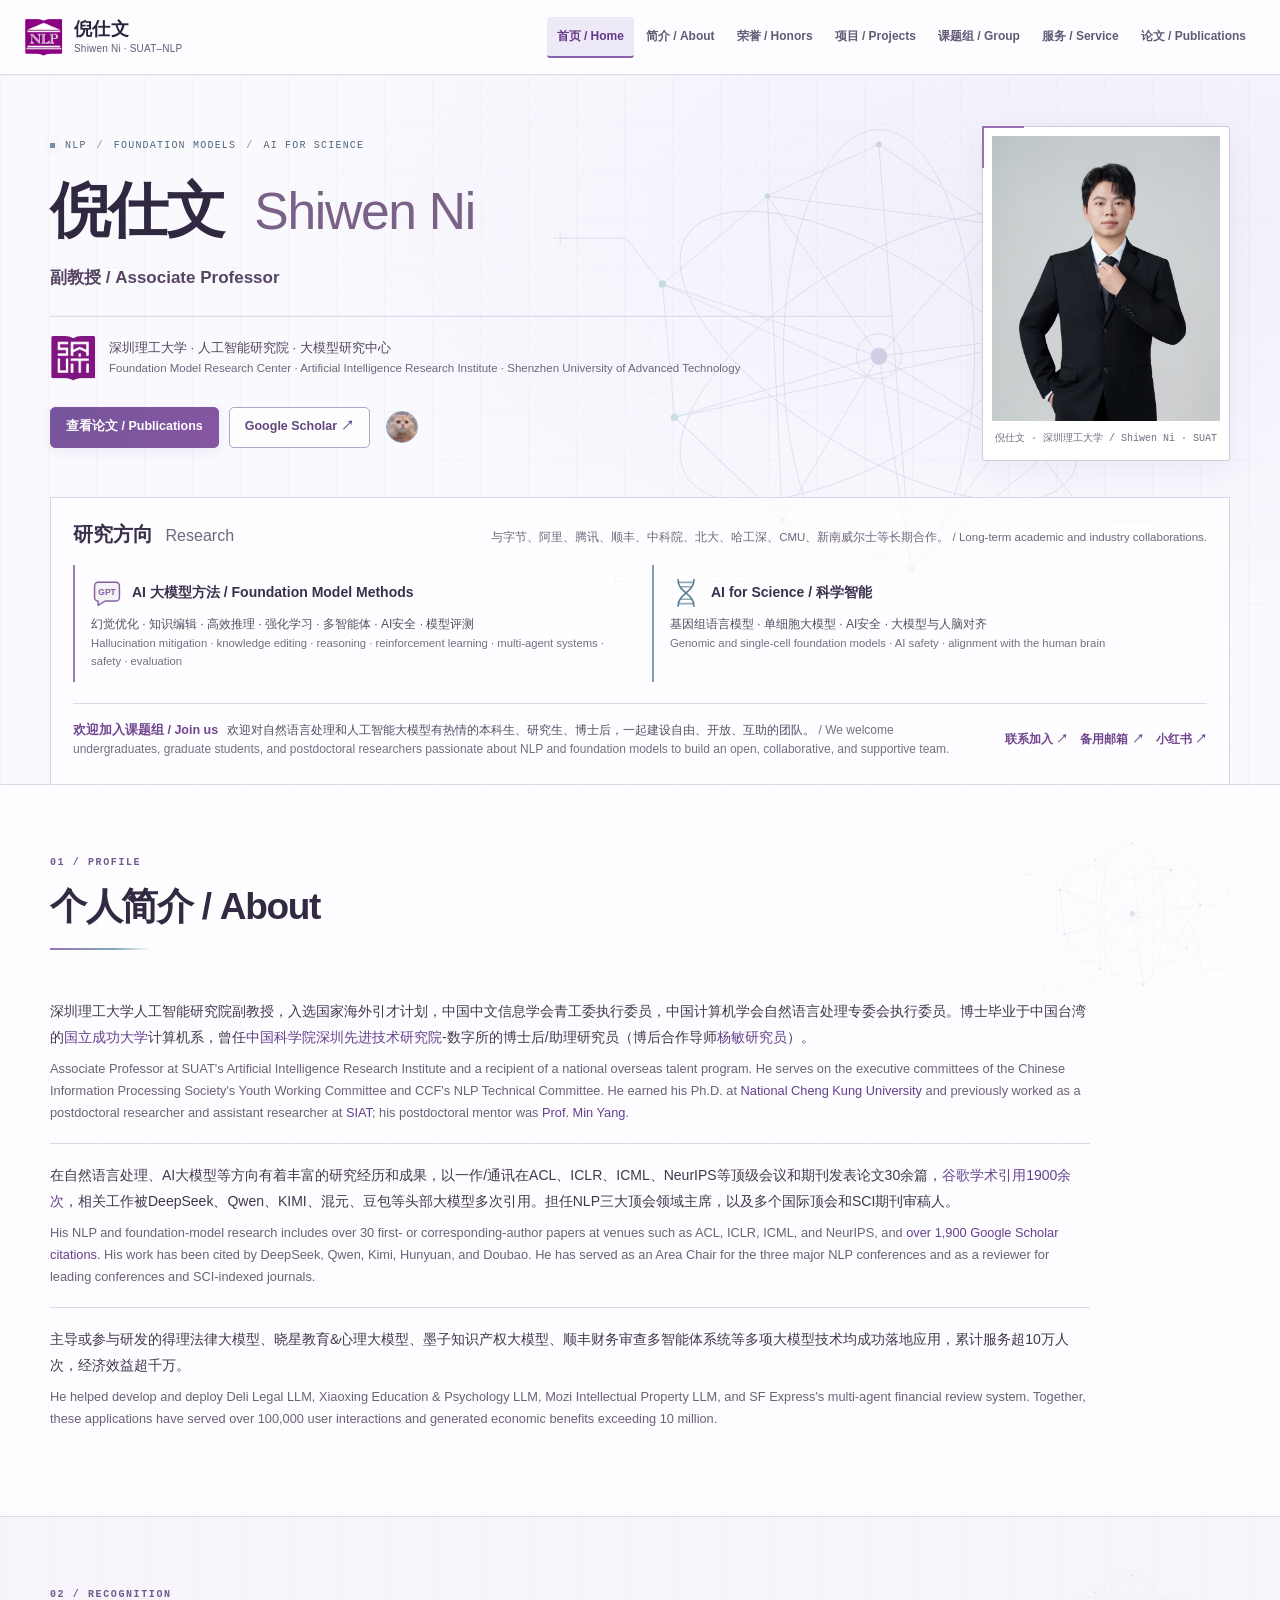
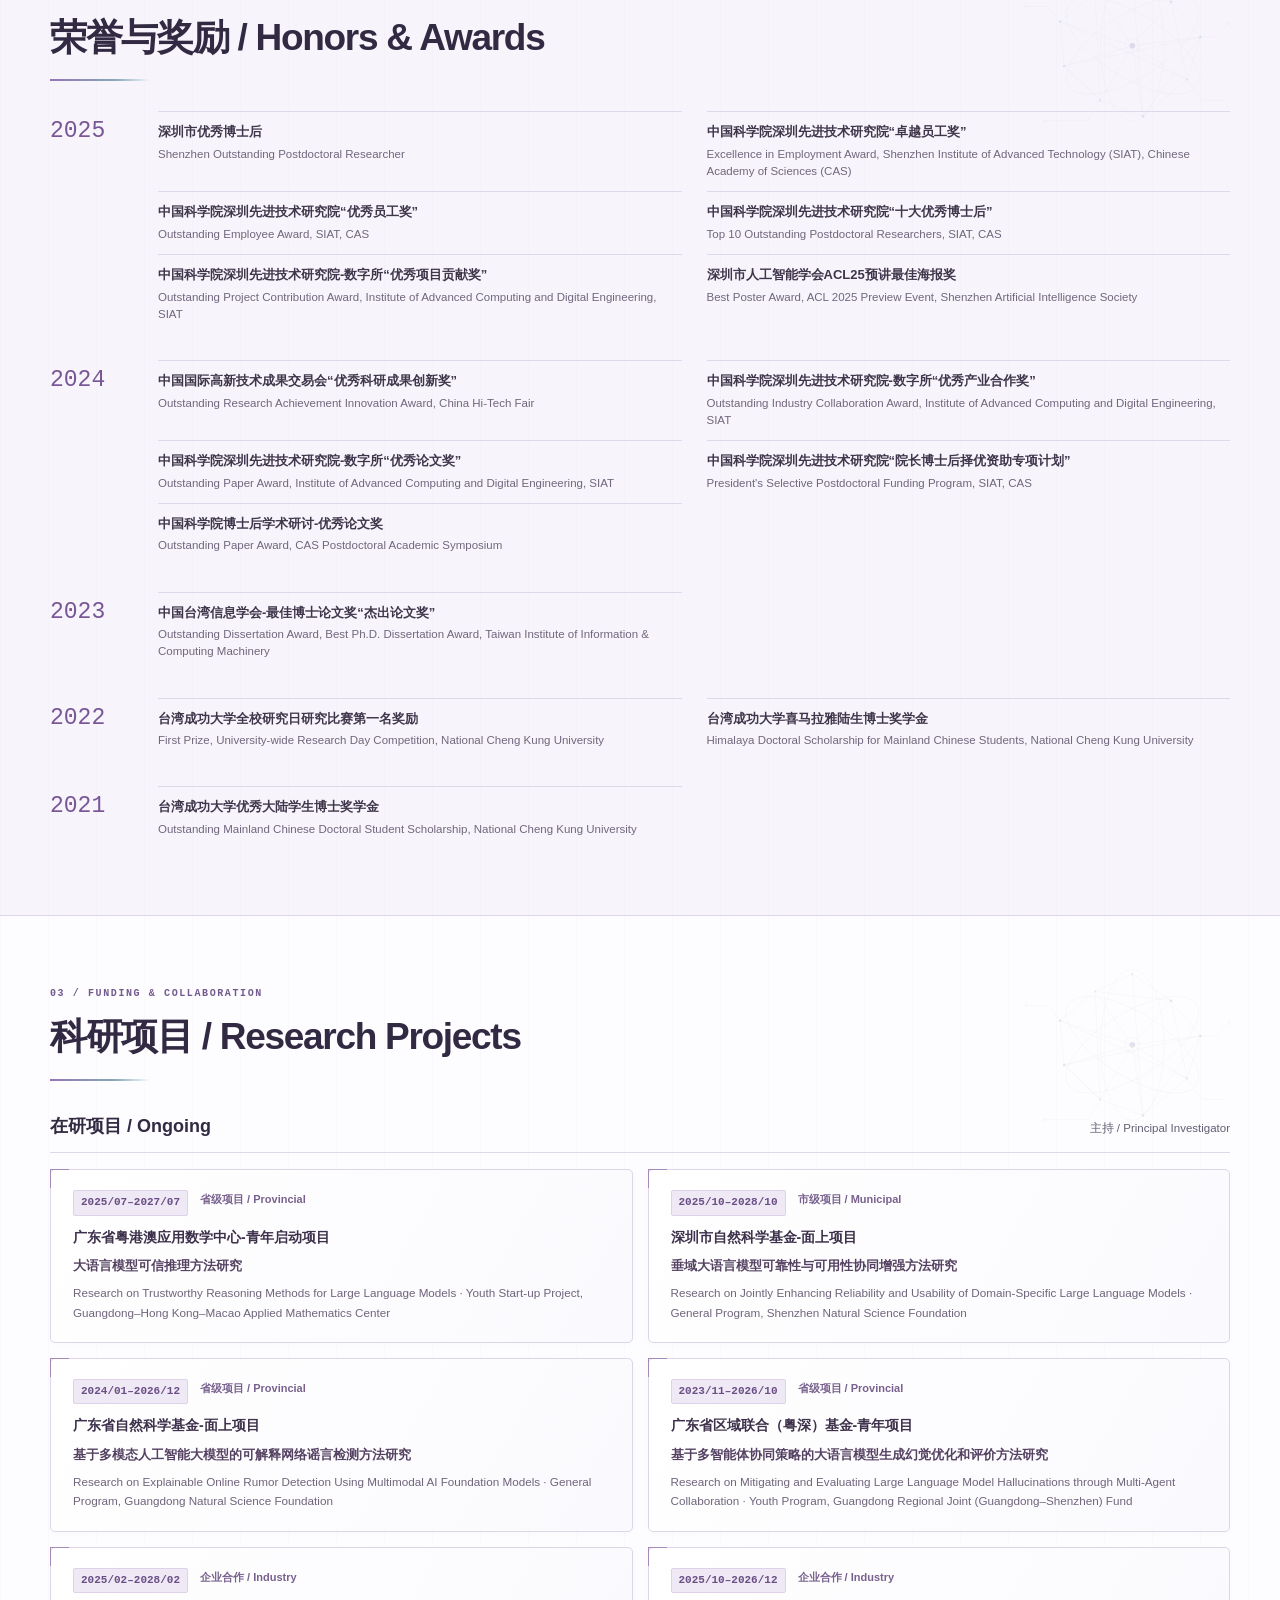
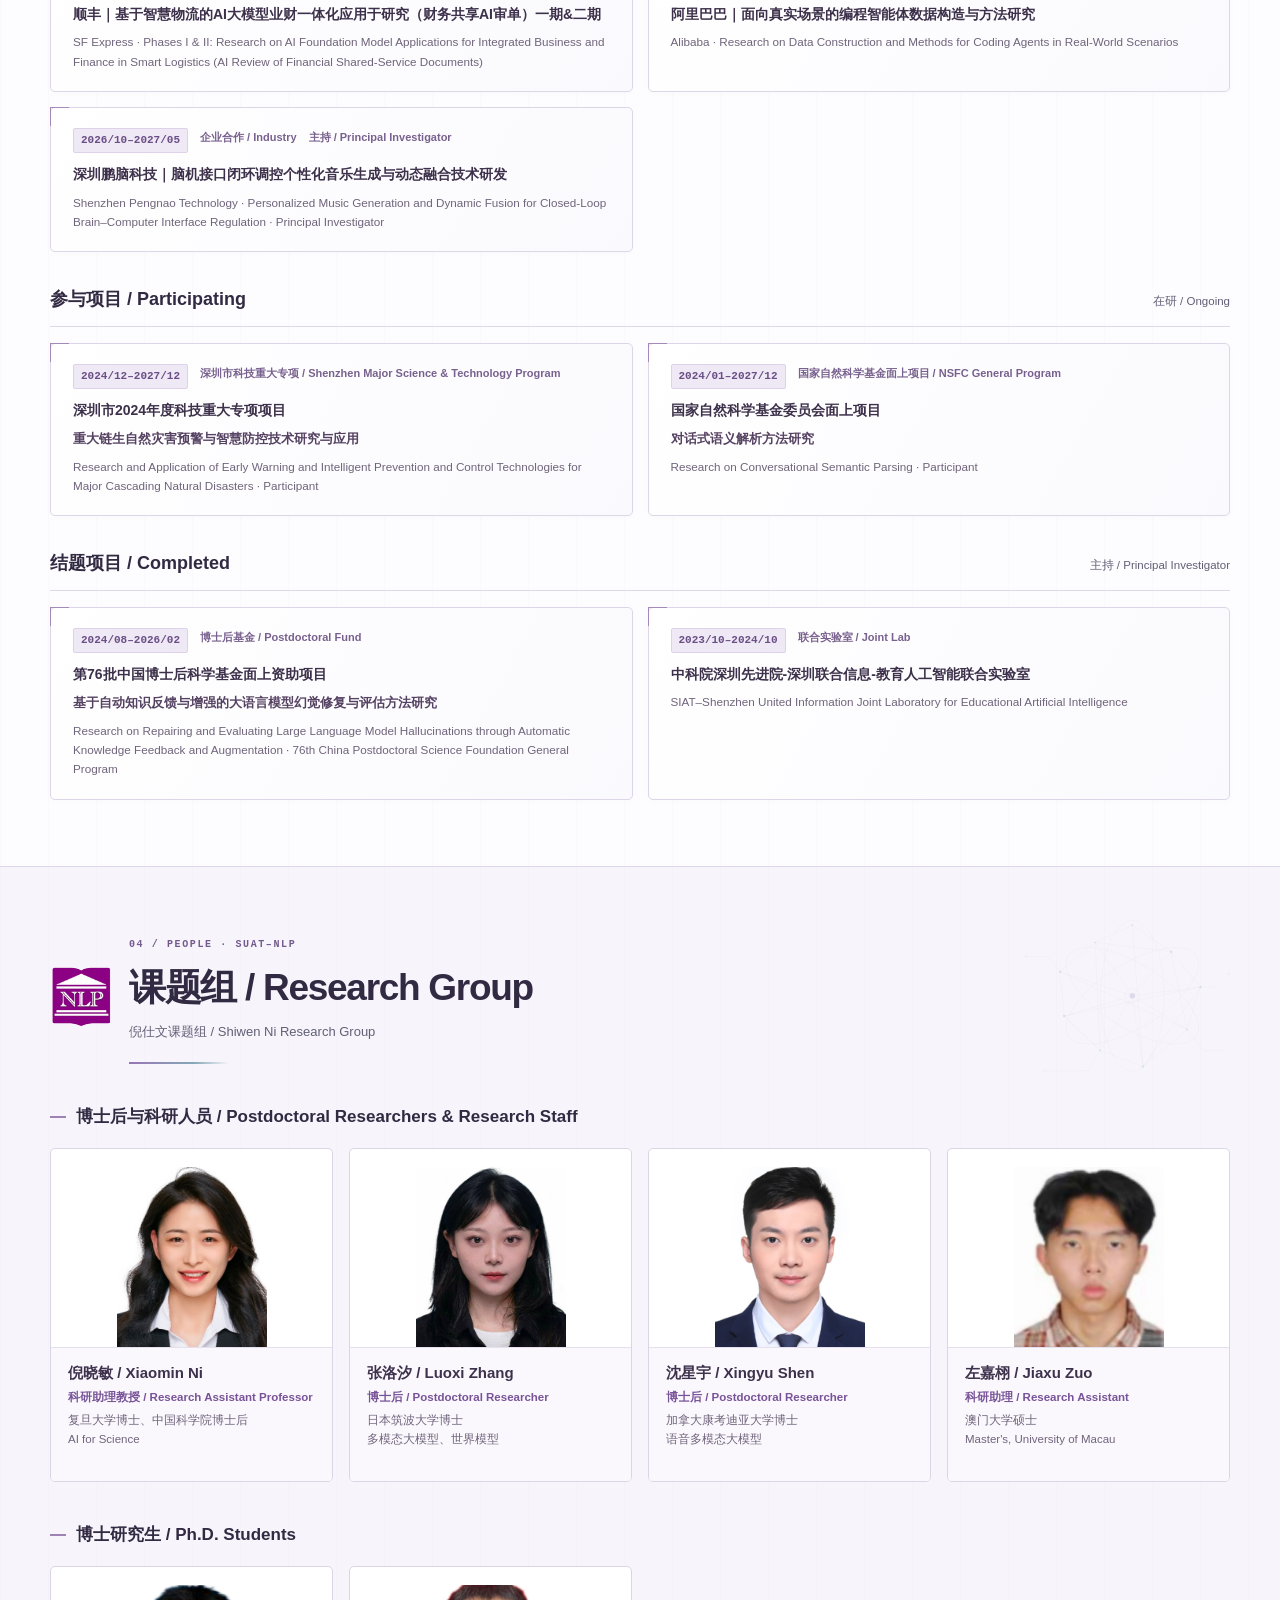
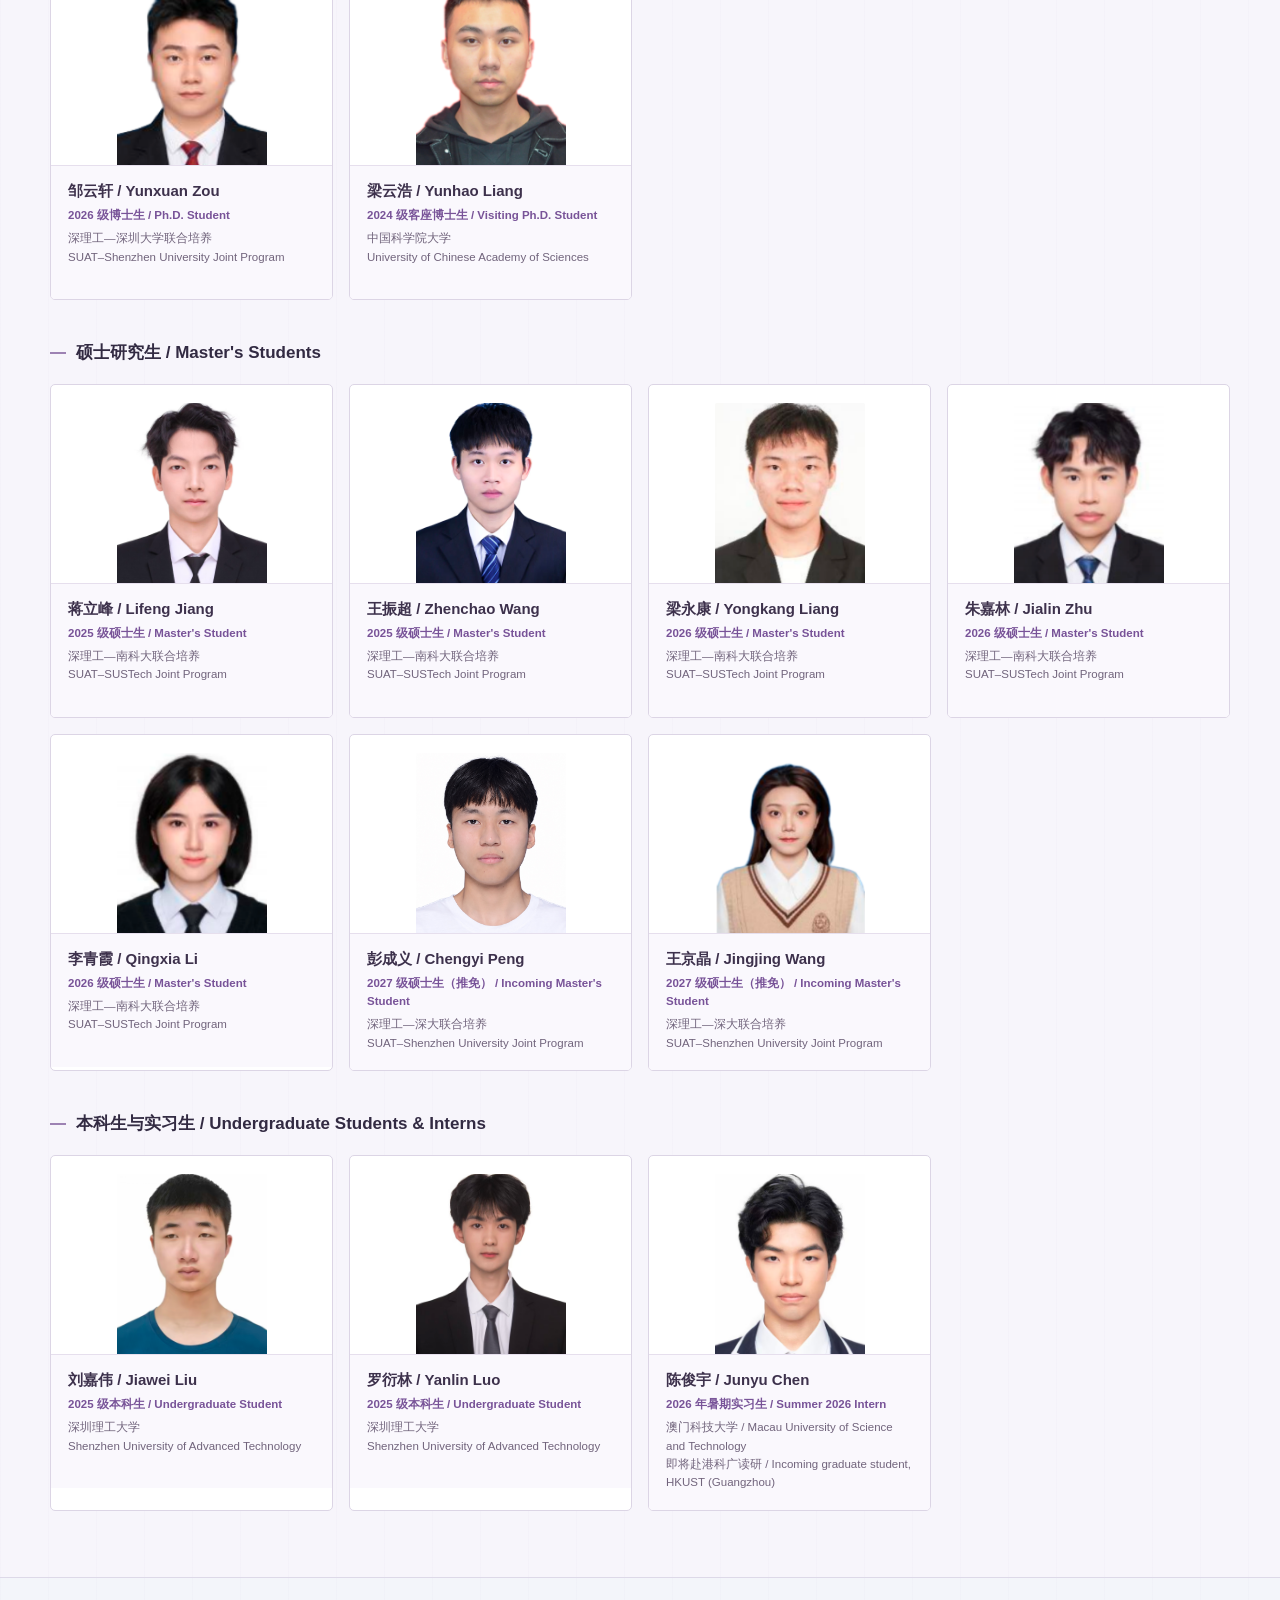
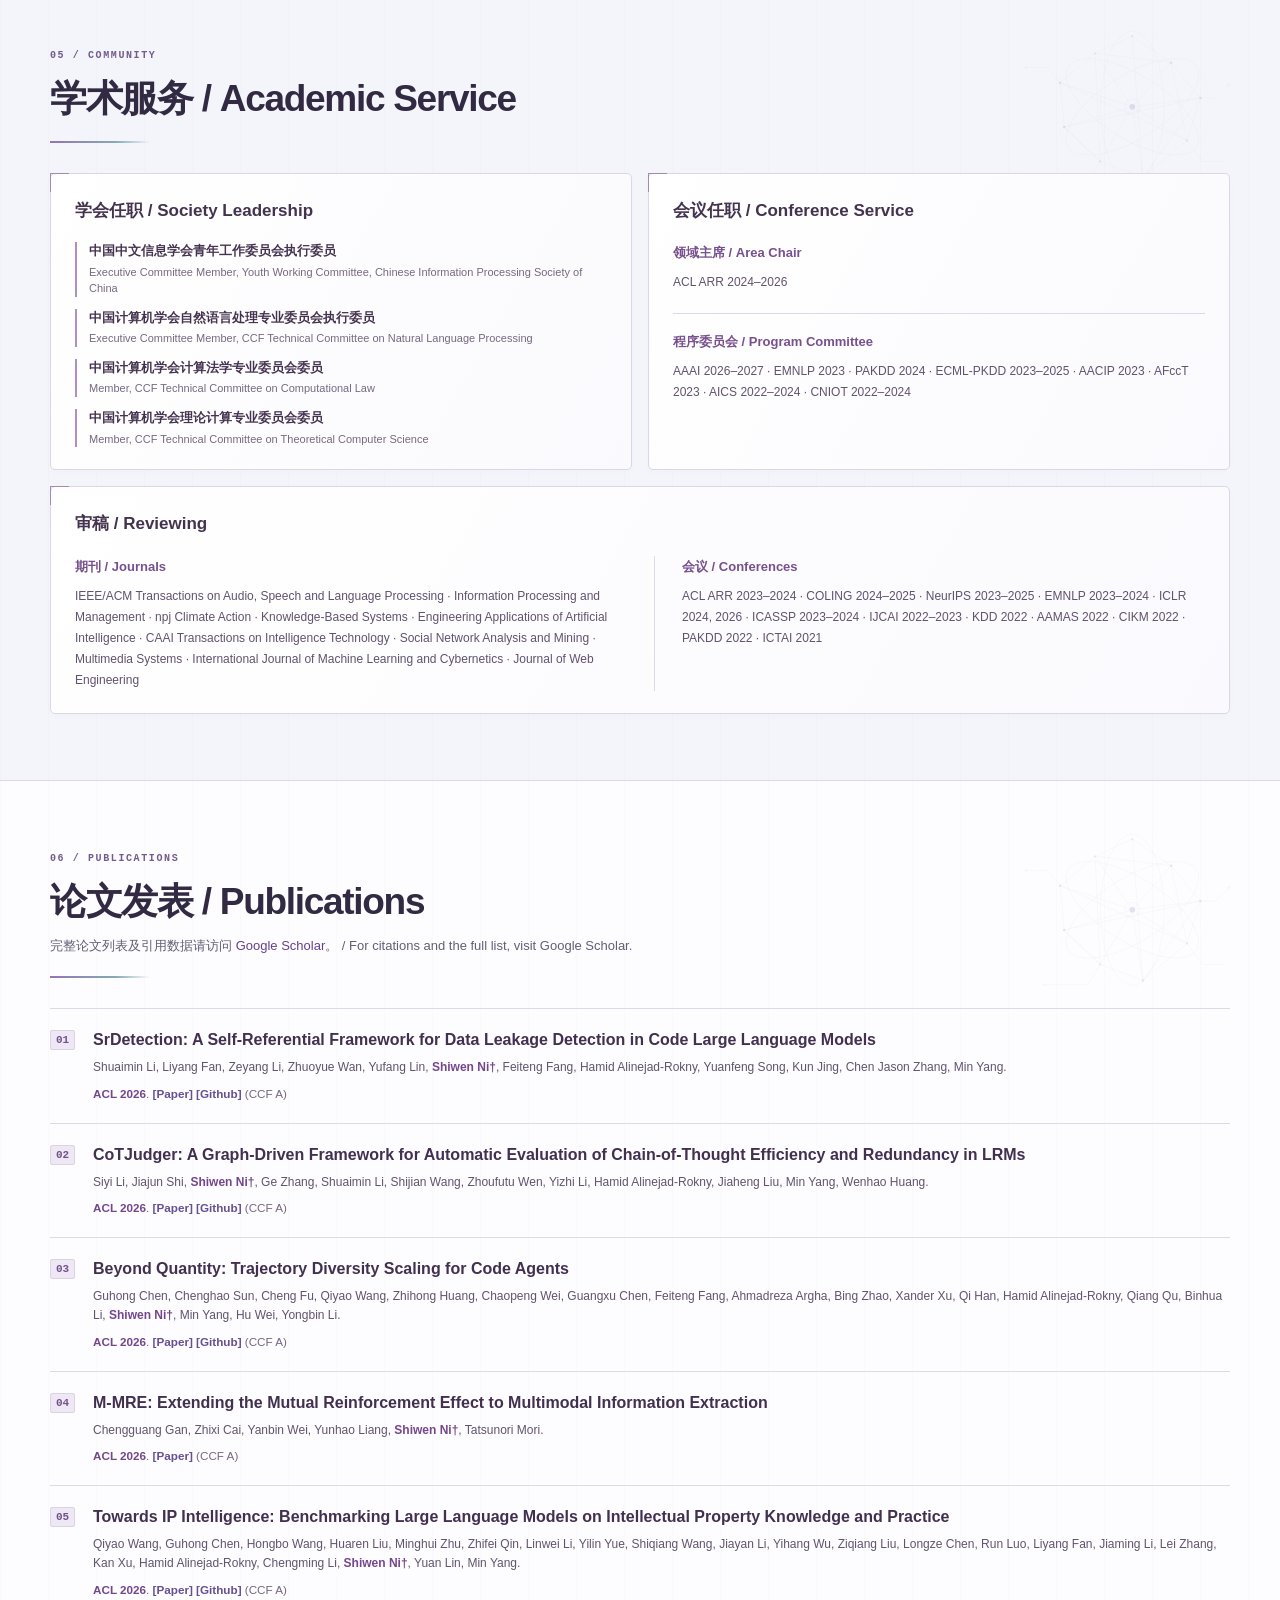
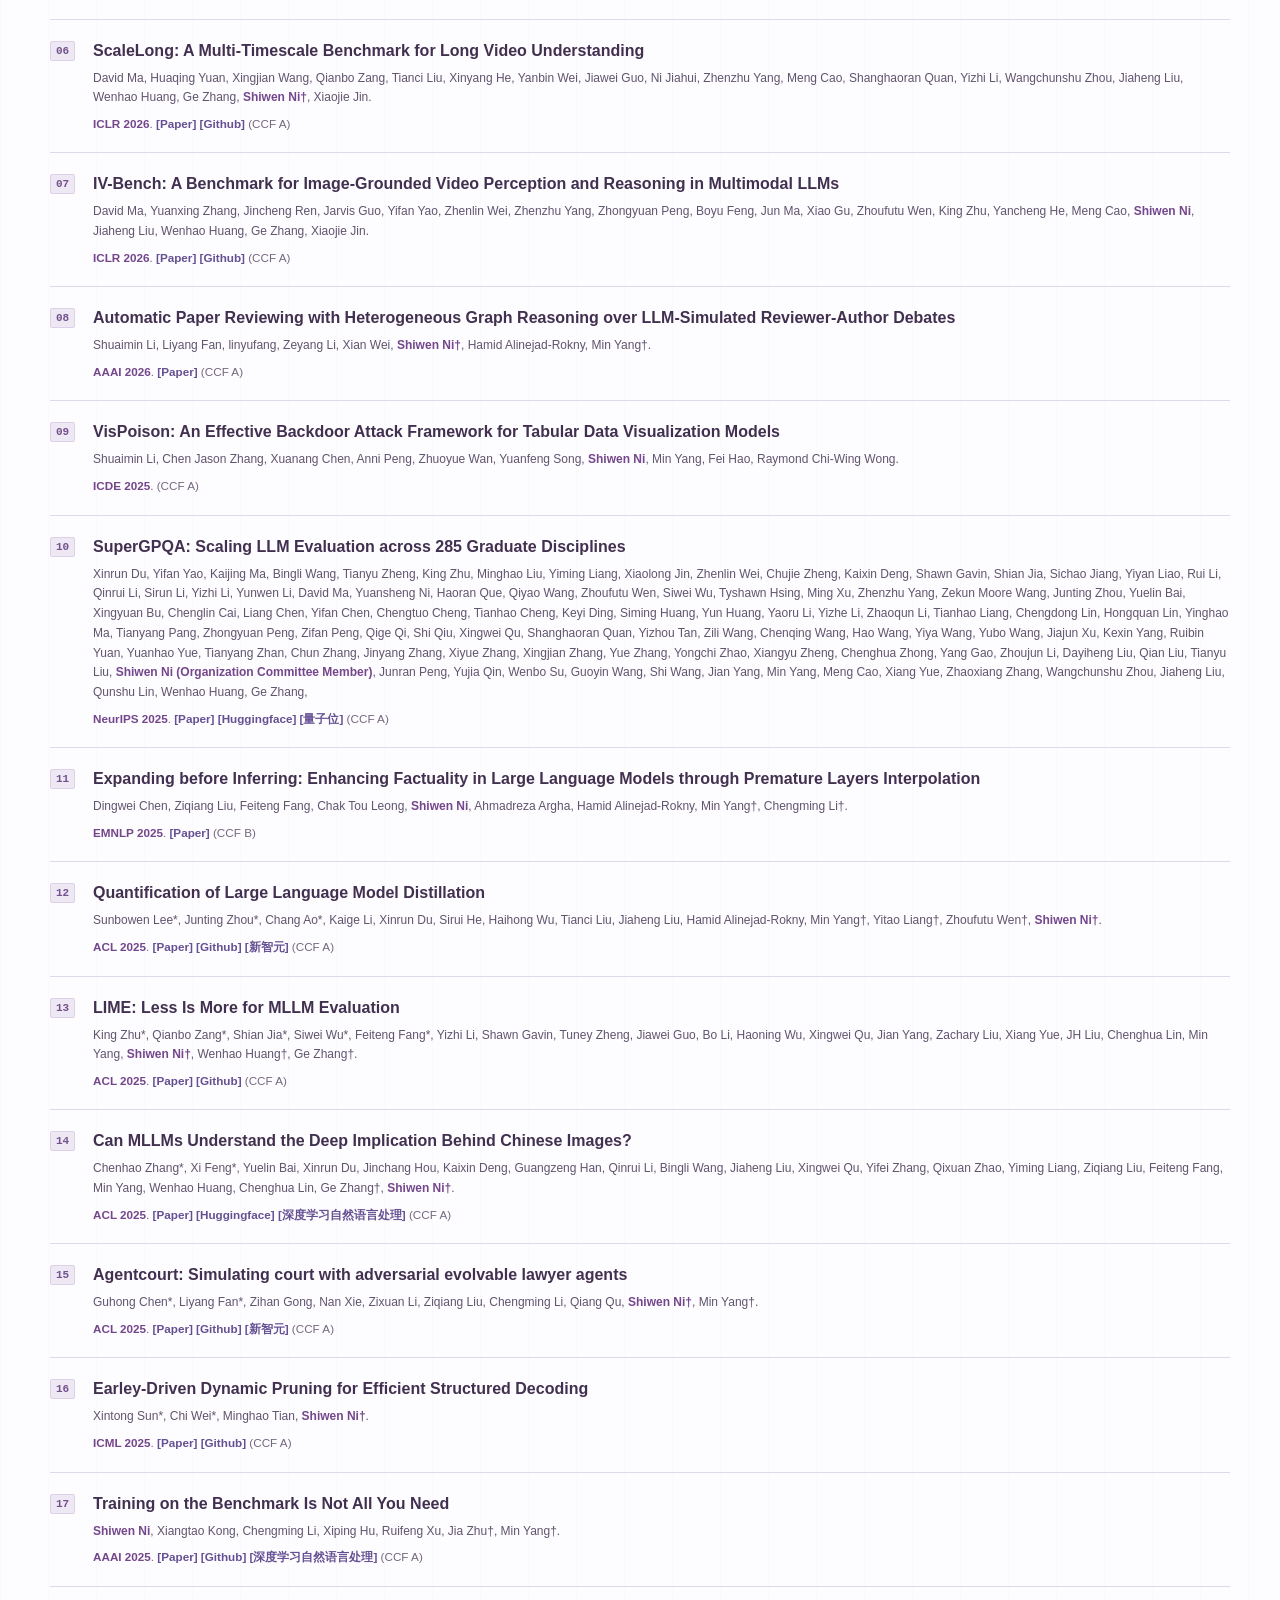
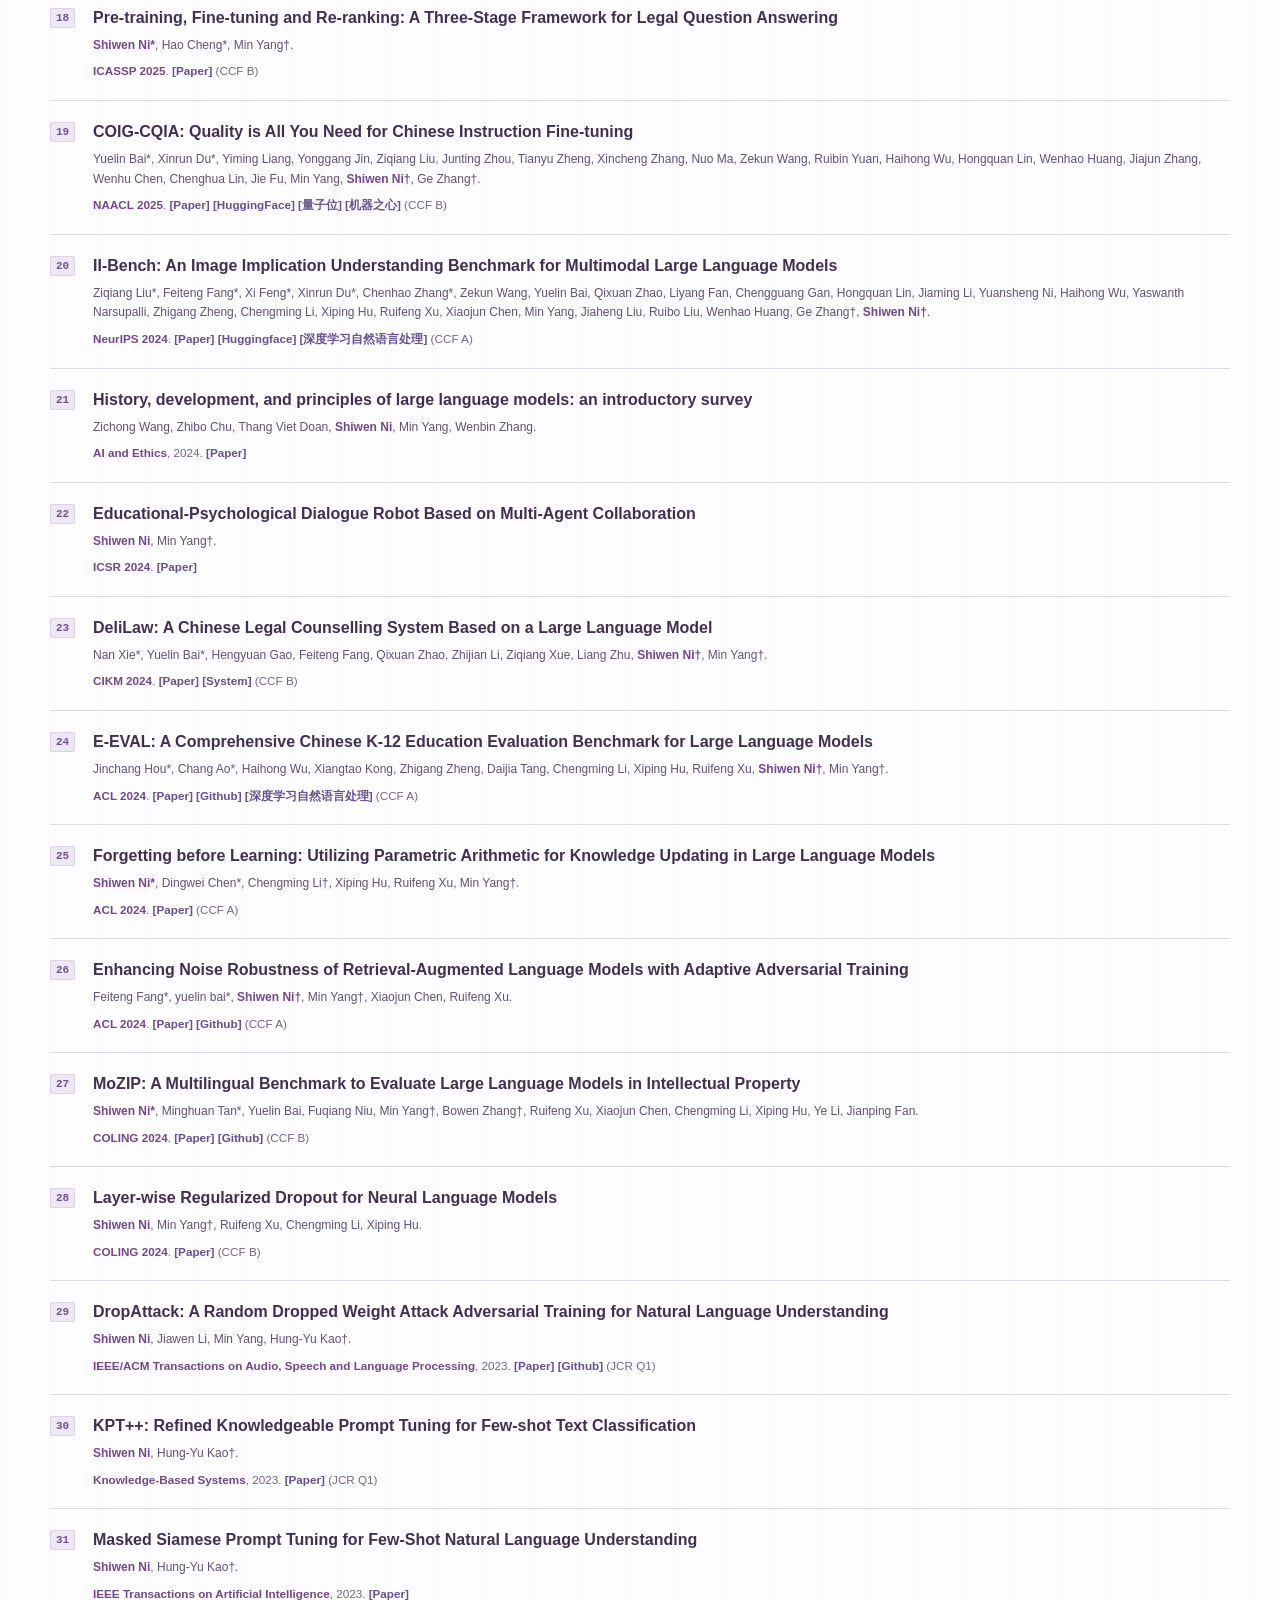
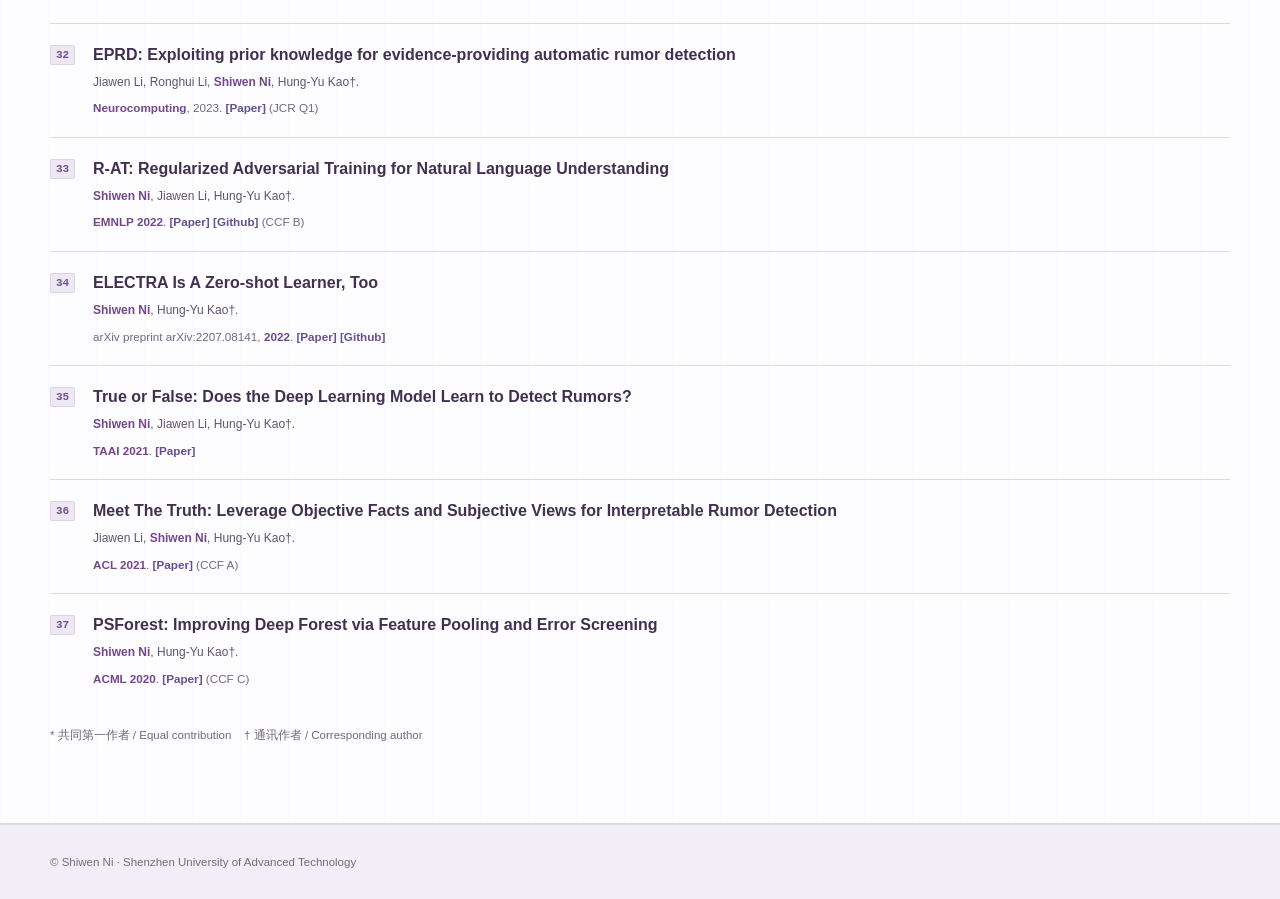
<file: index.html>
<!DOCTYPE html>
<html lang="zh-CN">
<head>
  <meta charset="UTF-8">
  <meta name="viewport" content="width=device-width, initial-scale=1">
  <meta name="description" content="倪仕文｜深圳理工大学人工智能研究院副教授。Shiwen Ni, Associate Professor at the Artificial Intelligence Research Institute, Shenzhen University of Advanced Technology.">
  <meta name="keywords" content="Shiwen Ni, 倪仕文, SUAT-NLP, Natural Language Processing, Large Language Models, AI for Science">
  <meta name="author" content="Shiwen Ni">
  <title>倪仕文 Shiwen Ni · Academic Homepage</title>
  <link rel="icon" type="image/png" href="images/suat-nlp-logo.png">
  <meta name="theme-color" content="#0b1424">
  <link rel="stylesheet" href="site.css?v=20261008-cat-meow">
  <link rel="stylesheet" href="light-theme.css?v=20261008-research-icons">
</head>
<body>
  <svg class="logo-clips" width="0" height="0" aria-hidden="true" focusable="false" xmlns="http://www.w3.org/2000/svg">
    <defs>
      <clipPath id="suat-mark-outline" clipPathUnits="objectBoundingBox"><path transform="scale(.002 .001984127)" d="M13 23Q13 6 31 5H160Q215 5 252 31Q288 5 342 5H474Q492 5 492 23V455Q492 473 474 473H343Q288 473 252 496Q215 473 162 473H31Q13 473 13 455Z"/></clipPath>
      <clipPath id="nlp-mark-outline" clipPathUnits="objectBoundingBox"><path transform="scale(.002590674 .002538071)" d="M11 26Q11 12 26 12H139Q171 12 194 28Q216 12 247 12H364Q378 12 378 26V353Q378 367 364 367H263Q222 370 194 385Q166 370 128 367H26Q12 367 12 353Z"/></clipPath>
    </defs>
  </svg>
  <header class="site-header">
    <div class="nav-shell">
      <a class="brand" href="#home" aria-label="倪仕文主页 / Shiwen Ni Home"><img class="brand-logo" src="images/suat-nlp-logo.png" alt="" width="40" height="40"><span class="brand-text"><strong>倪仕文</strong><small>Shiwen Ni · SUAT–NLP</small></span></a>
      <button class="menu-toggle" type="button" aria-controls="site-nav" aria-expanded="false" aria-label="打开导航菜单">☰</button>
      <nav class="site-nav" id="site-nav" aria-label="主导航 / Main navigation">
        <a href="#home">首页 / Home</a>
        <a href="#about">简介 / About</a>
        <a href="#honors">荣誉 / Honors</a>
        <a href="#projects">项目 / Projects</a>
        <a href="#group">课题组 / Group</a>
        <a href="#service">服务 / Service</a>
        <a href="#publication">论文 / Publications</a>
      </nav>
    </div>
  </header>

  <main>
    <section class="hero" id="home" aria-labelledby="hero-title">
      <div class="hero-inner">
        <div>
          <p class="hero-greeting" lang="en">NLP <span aria-hidden="true">/</span> FOUNDATION MODELS <span aria-hidden="true">/</span> AI FOR SCIENCE</p>
          <h1 id="hero-title">倪仕文 <span lang="en">Shiwen Ni</span></h1>
          <p class="hero-role">副教授 / Associate Professor</p>
          <div class="hero-affiliation"><img src="images/suat-logo.png" alt="深圳理工大学标识 / SUAT logo" width="46" height="46"><p><a href="https://www.suat-sz.edu.cn/" target="_blank" rel="noopener noreferrer">深圳理工大学</a> · <a href="https://airi.suat-sz.edu.cn/" target="_blank" rel="noopener noreferrer">人工智能研究院</a> · <a href="https://airi.suat-sz.edu.cn/yjzx/dmxyjzx.htm" target="_blank" rel="noopener noreferrer">大模型研究中心</a><br><span lang="en"><a href="https://airi.suat-sz.edu.cn/yjzx/dmxyjzx.htm" target="_blank" rel="noopener noreferrer">Foundation Model Research Center</a> · <a href="https://airi.suat-sz.edu.cn/" target="_blank" rel="noopener noreferrer">Artificial Intelligence Research Institute</a> · <a href="https://www.suat-sz.edu.cn/" target="_blank" rel="noopener noreferrer">Shenzhen University of Advanced Technology</a></span></p></div>
          <div class="hero-actions">
            <a class="button button-primary" href="#publication">查看论文 / Publications</a>
            <a class="button button-outline" href="https://scholar.google.com/citations?user=ln4hmCwAAAAJ&amp;hl=zh-CN&amp;oi=ao/">Google Scholar ↗</a>
            <button class="mascot-note" type="button" aria-label="舒芙蕾 / Soufflé"><img src="images/souffle-mascot.jpg" alt="" width="36" height="36"></button>
          </div>
        </div>
        <div class="portrait-wrap">
          <img src="images/02f5bfae704639ef2293adecfb6a831.jpg" alt="倪仕文 / Shiwen Ni" width="250" height="313">
          <span class="portrait-caption">倪仕文 · 深圳理工大学 / Shiwen Ni · SUAT</span>
        </div>
      </div>
      <div class="hero-overview">
        <div class="hero-overview-heading"><h2>研究方向 <span lang="en">Research</span></h2><p>与字节、阿里、腾讯、顺丰、中科院、北大、哈工深、CMU、新南威尔士等长期合作。<span lang="en"> / Long-term academic and industry collaborations.</span></p></div>
        <div class="hero-tracks">
          <div class="hero-track"><h3><svg class="research-icon research-icon-gpt" viewBox="0 0 36 36" aria-hidden="true" focusable="false"><path d="M8 6h20a4 4 0 0 1 4 4v13a4 4 0 0 1-4 4H16l-8 5v-5a4 4 0 0 1-4-4V10a4 4 0 0 1 4-4Z" fill="currentColor" fill-opacity=".08" stroke="currentColor" stroke-width="1.6" stroke-linejoin="round"/><text x="18" y="20.5" text-anchor="middle" fill="currentColor" font-family="Arial,sans-serif" font-size="9.5" font-weight="700">GPT</text></svg><span>AI 大模型方法 / Foundation Model Methods</span></h3><p lang="zh-CN">幻觉优化 · 知识编辑 · 高效推理 · 强化学习 · 多智能体 · AI安全 · 模型评测</p><p lang="en">Hallucination mitigation · knowledge editing · reasoning · reinforcement learning · multi-agent systems · safety · evaluation</p></div>
          <div class="hero-track"><h3><svg class="research-icon research-icon-dna" viewBox="0 0 36 36" aria-hidden="true" focusable="false" fill="none" stroke="currentColor" stroke-width="1.8" stroke-linecap="round"><path d="M9 3c0 15 18 15 18 30M27 3C27 18 9 18 9 33"/><path d="M10 6h16M12 11h12M12 25h12M10 30h16" opacity=".65"/><path d="m16 16 4 4m0-4-4 4" opacity=".45"/></svg><span>AI for Science / 科学智能</span></h3><p lang="zh-CN">基因组语言模型 · 单细胞大模型 · AI安全 · 大模型与人脑对齐</p><p lang="en">Genomic and single-cell foundation models · AI safety · alignment with the human brain</p></div>
        </div>
        <div class="hero-join"><p><strong>欢迎加入课题组 / Join us</strong>欢迎对自然语言处理和人工智能大模型有热情的本科生、研究生、博士后，一起建设自由、开放、互助的团队。<span lang="en"> / We welcome undergraduates, graduate students, and postdoctoral researchers passionate about NLP and foundation models to build an open, collaborative, and supportive team.</span></p><div><a href="mailto:nishiwen@suat-sz.edu.cn">联系加入 ↗</a><a href="mailto:sw.ni@siat.ac.cn">备用邮箱 ↗</a><a href="https://xhslink.cn/o/5E4QDMP56h1" target="_blank" rel="noopener noreferrer">小红书 ↗</a></div></div>
      </div>
    </section>

    <section class="content-section" id="about" aria-labelledby="about-title">
      <div class="container">
        <div class="section-heading"><span class="section-kicker">Profile</span><h2 id="about-title">个人简介 / About</h2></div>
        <div class="about-story">
          <div class="profile-pair">
            <p lang="zh-CN">深圳理工大学人工智能研究院副教授，入选国家海外引才计划，中国中文信息学会青工委执行委员，中国计算机学会自然语言处理专委会执行委员。博士毕业于中国台湾的<a href="https://www.ncku.edu.tw/" target="_blank" rel="noopener noreferrer">国立成功大学</a>计算机系，曾任<a href="https://www.siat.ac.cn/" target="_blank" rel="noopener noreferrer">中国科学院深圳先进技术研究院</a>-数字所的博士后/助理研究员（博后合作导师<a href="https://minyang.me/" target="_blank" rel="noopener noreferrer">杨敏研究员</a>）。</p>
            <p lang="en">Associate Professor at SUAT's Artificial Intelligence Research Institute and a recipient of a national overseas talent program. He serves on the executive committees of the Chinese Information Processing Society's Youth Working Committee and CCF's NLP Technical Committee. He earned his Ph.D. at <a href="https://www.ncku.edu.tw/" target="_blank" rel="noopener noreferrer">National Cheng Kung University</a> and previously worked as a postdoctoral researcher and assistant researcher at <a href="https://www.siat.ac.cn/" target="_blank" rel="noopener noreferrer">SIAT</a>; his postdoctoral mentor was <a href="https://minyang.me/" target="_blank" rel="noopener noreferrer">Prof. Min Yang</a>.</p>
          </div>
          <div class="profile-pair">
            <p lang="zh-CN">在自然语言处理、AI大模型等方向有着丰富的研究经历和成果，以一作/通讯在ACL、ICLR、ICML、NeurIPS等顶级会议和期刊发表论文30余篇，<a href="https://scholar.google.com/citations?user=ln4hmCwAAAAJ" target="_blank" rel="noopener noreferrer">谷歌学术引用1900余次</a>，相关工作被DeepSeek、Qwen、KIMI、混元、豆包等头部大模型多次引用。担任NLP三大顶会领域主席，以及多个国际顶会和SCI期刊审稿人。</p>
            <p lang="en">His NLP and foundation-model research includes over 30 first- or corresponding-author papers at venues such as ACL, ICLR, ICML, and NeurIPS, and <a href="https://scholar.google.com/citations?user=ln4hmCwAAAAJ" target="_blank" rel="noopener noreferrer">over 1,900 Google Scholar citations</a>. His work has been cited by DeepSeek, Qwen, Kimi, Hunyuan, and Doubao. He has served as an Area Chair for the three major NLP conferences and as a reviewer for leading conferences and SCI-indexed journals.</p>
          </div>
          <div class="profile-pair">
            <p lang="zh-CN">主导或参与研发的得理法律大模型、晓星教育&amp;心理大模型、墨子知识产权大模型、顺丰财务审查多智能体系统等多项大模型技术均成功落地应用，累计服务超10万人次，经济效益超千万。</p>
            <p lang="en">He helped develop and deploy Deli Legal LLM, Xiaoxing Education &amp; Psychology LLM, Mozi Intellectual Property LLM, and SF Express's multi-agent financial review system. Together, these applications have served over 100,000 user interactions and generated economic benefits exceeding 10 million.</p>
          </div>
        </div>
      </div>
    </section>

    <section class="content-section section-alt" id="honors" aria-labelledby="honors-title">
      <div class="container">
        <div class="section-heading"><span class="section-kicker">Recognition</span><h2 id="honors-title">荣誉与奖励 / Honors &amp; Awards</h2></div>
        <div class="honors-timeline">
          <div class="honor-year-group">
            <h3>2025</h3>
            <ul class="honor-list">
              <li><span lang="zh-CN">深圳市优秀博士后</span><small lang="en">Shenzhen Outstanding Postdoctoral Researcher</small></li>
              <li><span lang="zh-CN">中国科学院深圳先进技术研究院“卓越员工奖”</span><small lang="en">Excellence in Employment Award, Shenzhen Institute of Advanced Technology (SIAT), Chinese Academy of Sciences (CAS)</small></li>
              <li><span lang="zh-CN">中国科学院深圳先进技术研究院“优秀员工奖”</span><small lang="en">Outstanding Employee Award, SIAT, CAS</small></li>
              <li><span lang="zh-CN">中国科学院深圳先进技术研究院“十大优秀博士后”</span><small lang="en">Top 10 Outstanding Postdoctoral Researchers, SIAT, CAS</small></li>
              <li><span lang="zh-CN">中国科学院深圳先进技术研究院-数字所“优秀项目贡献奖”</span><small lang="en">Outstanding Project Contribution Award, Institute of Advanced Computing and Digital Engineering, SIAT</small></li>
              <li><span lang="zh-CN">深圳市人工智能学会ACL25预讲最佳海报奖</span><small lang="en">Best Poster Award, ACL 2025 Preview Event, Shenzhen Artificial Intelligence Society</small></li>
            </ul>
          </div>
          <div class="honor-year-group">
            <h3>2024</h3>
            <ul class="honor-list">
              <li><span lang="zh-CN">中国国际高新技术成果交易会“优秀科研成果创新奖”</span><small lang="en">Outstanding Research Achievement Innovation Award, China Hi-Tech Fair</small></li>
              <li><span lang="zh-CN">中国科学院深圳先进技术研究院-数字所“优秀产业合作奖”</span><small lang="en">Outstanding Industry Collaboration Award, Institute of Advanced Computing and Digital Engineering, SIAT</small></li>
              <li><span lang="zh-CN">中国科学院深圳先进技术研究院-数字所“优秀论文奖”</span><small lang="en">Outstanding Paper Award, Institute of Advanced Computing and Digital Engineering, SIAT</small></li>
              <li><span lang="zh-CN">中国科学院深圳先进技术研究院“院长博士后择优资助专项计划”</span><small lang="en">President's Selective Postdoctoral Funding Program, SIAT, CAS</small></li>
              <li><span lang="zh-CN">中国科学院博士后学术研讨-优秀论文奖</span><small lang="en">Outstanding Paper Award, CAS Postdoctoral Academic Symposium</small></li>
            </ul>
          </div>
          <div class="honor-year-group">
            <h3>2023</h3>
            <ul class="honor-list">
              <li><span lang="zh-CN">中国台湾信息学会-最佳博士论文奖“杰出论文奖”</span><small lang="en">Outstanding Dissertation Award, Best Ph.D. Dissertation Award, Taiwan Institute of Information &amp; Computing Machinery</small></li>
            </ul>
          </div>
          <div class="honor-year-group">
            <h3>2022</h3>
            <ul class="honor-list">
              <li><span lang="zh-CN">台湾成功大学全校研究日研究比赛第一名奖励</span><small lang="en">First Prize, University-wide Research Day Competition, National Cheng Kung University</small></li>
              <li><span lang="zh-CN">台湾成功大学喜马拉雅陆生博士奖学金</span><small lang="en">Himalaya Doctoral Scholarship for Mainland Chinese Students, National Cheng Kung University</small></li>
            </ul>
          </div>
          <div class="honor-year-group">
            <h3>2021</h3>
            <ul class="honor-list">
              <li><span lang="zh-CN">台湾成功大学优秀大陆学生博士奖学金</span><small lang="en">Outstanding Mainland Chinese Doctoral Student Scholarship, National Cheng Kung University</small></li>
            </ul>
          </div>
        </div>
      </div>
    </section>

    <section class="content-section" id="projects" aria-labelledby="projects-title">
      <div class="container">
        <div class="section-heading"><span class="section-kicker">Funding &amp; Collaboration</span><h2 id="projects-title">科研项目 / Research Projects</h2></div>
        <div class="project-heading"><h3>在研项目 / Ongoing</h3><span>主持 / Principal Investigator</span></div>
        <div class="project-grid">
          <article class="project-card"><div class="project-meta"><span>2025/07–2027/07</span><span>省级项目 / Provincial</span></div><h4 lang="zh-CN">广东省粤港澳应用数学中心-青年启动项目</h4><p class="project-title" lang="zh-CN">大语言模型可信推理方法研究</p><p lang="en">Research on Trustworthy Reasoning Methods for Large Language Models · Youth Start-up Project, Guangdong–Hong Kong–Macao Applied Mathematics Center</p></article>
          <article class="project-card"><div class="project-meta"><span>2025/10–2028/10</span><span>市级项目 / Municipal</span></div><h4 lang="zh-CN">深圳市自然科学基金-面上项目</h4><p class="project-title" lang="zh-CN">垂域大语言模型可靠性与可用性协同增强方法研究</p><p lang="en">Research on Jointly Enhancing Reliability and Usability of Domain-Specific Large Language Models · General Program, Shenzhen Natural Science Foundation</p></article>
          <article class="project-card"><div class="project-meta"><span>2024/01–2026/12</span><span>省级项目 / Provincial</span></div><h4 lang="zh-CN">广东省自然科学基金-面上项目</h4><p class="project-title" lang="zh-CN">基于多模态人工智能大模型的可解释网络谣言检测方法研究</p><p lang="en">Research on Explainable Online Rumor Detection Using Multimodal AI Foundation Models · General Program, Guangdong Natural Science Foundation</p></article>
          <article class="project-card"><div class="project-meta"><span>2023/11–2026/10</span><span>省级项目 / Provincial</span></div><h4 lang="zh-CN">广东省区域联合（粤深）基金-青年项目</h4><p class="project-title" lang="zh-CN">基于多智能体协同策略的大语言模型生成幻觉优化和评价方法研究</p><p lang="en">Research on Mitigating and Evaluating Large Language Model Hallucinations through Multi-Agent Collaboration · Youth Program, Guangdong Regional Joint (Guangdong–Shenzhen) Fund</p></article>
          <article class="project-card"><div class="project-meta"><span>2025/02–2028/02</span><span>企业合作 / Industry</span></div><h4 lang="zh-CN">顺丰｜基于智慧物流的AI大模型业财一体化应用于研究（财务共享AI审单）一期&amp;二期</h4><p lang="en">SF Express · Phases I &amp; II: Research on AI Foundation Model Applications for Integrated Business and Finance in Smart Logistics (AI Review of Financial Shared-Service Documents)</p></article>
          <article class="project-card"><div class="project-meta"><span>2025/10–2026/12</span><span>企业合作 / Industry</span></div><h4 lang="zh-CN">阿里巴巴｜面向真实场景的编程智能体数据构造与方法研究</h4><p lang="en">Alibaba · Research on Data Construction and Methods for Coding Agents in Real-World Scenarios</p></article>
          <article class="project-card"><div class="project-meta"><span>2026/10–2027/05</span><span>企业合作 / Industry</span><span>主持 / Principal Investigator</span></div><h4 lang="zh-CN">深圳鹏脑科技｜脑机接口闭环调控个性化音乐生成与动态融合技术研发</h4><p lang="en">Shenzhen Pengnao Technology · Personalized Music Generation and Dynamic Fusion for Closed-Loop Brain–Computer Interface Regulation · Principal Investigator</p></article>
        </div>
        <div class="project-heading"><h3>参与项目 / Participating</h3><span>在研 / Ongoing</span></div>
        <div class="project-grid">
          <article class="project-card"><div class="project-meta"><span>2024/12–2027/12</span><span>深圳市科技重大专项 / Shenzhen Major Science &amp; Technology Program</span></div><h4 lang="zh-CN">深圳市2024年度科技重大专项项目</h4><p class="project-title" lang="zh-CN">重大链生自然灾害预警与智慧防控技术研究与应用</p><p lang="en">Research and Application of Early Warning and Intelligent Prevention and Control Technologies for Major Cascading Natural Disasters · Participant</p></article>
          <article class="project-card"><div class="project-meta"><span>2024/01–2027/12</span><span>国家自然科学基金面上项目 / NSFC General Program</span></div><h4 lang="zh-CN">国家自然科学基金委员会面上项目</h4><p class="project-title" lang="zh-CN">对话式语义解析方法研究</p><p lang="en">Research on Conversational Semantic Parsing · Participant</p></article>
        </div>
        <div class="project-heading project-heading-completed"><h3>结题项目 / Completed</h3><span>主持 / Principal Investigator</span></div>
        <div class="project-grid">
          <article class="project-card"><div class="project-meta"><span>2024/08–2026/02</span><span>博士后基金 / Postdoctoral Fund</span></div><h4 lang="zh-CN">第76批中国博士后科学基金面上资助项目</h4><p class="project-title" lang="zh-CN">基于自动知识反馈与增强的大语言模型幻觉修复与评估方法研究</p><p lang="en">Research on Repairing and Evaluating Large Language Model Hallucinations through Automatic Knowledge Feedback and Augmentation · 76th China Postdoctoral Science Foundation General Program</p></article>
          <article class="project-card"><div class="project-meta"><span>2023/10–2024/10</span><span>联合实验室 / Joint Lab</span></div><h4 lang="zh-CN">中科院深圳先进院-深圳联合信息-教育人工智能联合实验室</h4><p lang="en">SIAT–Shenzhen United Information Joint Laboratory for Educational Artificial Intelligence</p></article>
        </div>
      </div>
    </section>

    <section class="content-section section-alt" id="group" aria-labelledby="group-title">
      <div class="container">
        <div class="group-heading"><img src="images/suat-nlp-logo.png" alt="倪仕文课题组标识 / SUAT–NLP logo" width="64" height="64"><div class="section-heading"><span class="section-kicker">People · SUAT–NLP</span><h2 id="group-title">课题组 / Research Group</h2><p>倪仕文课题组 / Shiwen Ni Research Group</p></div></div>

    <h3 class="group-subtitle">博士后与科研人员 / Postdoctoral Researchers &amp; Research Staff</h3>
    <div class="member-grid">
      <article class="member-card postdoc">
        <div class="member-photo" role="img" aria-label="倪晓敏" style="--photo-x:139px;--photo-y:3px;--photo-zoom:1.048951;"></div>
        <div class="member-info"><h3>倪晓敏 / Xiaomin Ni</h3><p class="member-role">科研助理教授 / Research Assistant Professor</p><p>复旦大学博士、中国科学院博士后<br>AI for Science</p></div>
      </article>
      <article class="member-card postdoc">
        <div class="member-photo" role="img" aria-label="张洛汐" style="--photo-x:531px;--photo-y:5px;--photo-zoom:1.048951;"></div>
        <div class="member-info"><h3>张洛汐 / Luoxi Zhang</h3><p class="member-role">博士后 / Postdoctoral Researcher</p><p>日本筑波大学博士<br>多模态大模型、世界模型</p></div>
      </article>
      <article class="member-card postdoc">
        <div class="member-photo" role="img" aria-label="沈星宇" style="--photo-x:902px;--photo-y:4px;--photo-zoom:1.006711;"></div>
        <div class="member-info"><h3>沈星宇 / Xingyu Shen</h3><p class="member-role">博士后 / Postdoctoral Researcher</p><p>加拿大康考迪亚大学博士<br>语音多模态大模型</p></div>
      </article>
      <article class="member-card postdoc">
        <div class="member-photo" role="img" aria-label="左嘉栩" style="--photo-x:1330px;--photo-y:12px;--photo-zoom:1.056338;"></div>
        <div class="member-info"><h3>左嘉栩 / Jiaxu Zuo</h3><p class="member-role">科研助理 / Research Assistant</p><p>澳门大学硕士<br>Master's, University of Macau</p></div>
      </article>
    </div>

    <h3 class="group-subtitle">博士研究生 / Ph.D. Students</h3>
    <div class="member-grid">
      <article class="member-card">
        <div class="member-photo" role="img" aria-label="邹云轩" style="--photo-x:1617px;--photo-y:34px;--photo-zoom:1.219512;"></div>
        <div class="member-info"><h3>邹云轩 / Yunxuan Zou</h3><p class="member-role">2026 级博士生 / Ph.D. Student</p><p>深理工—深圳大学联合培养<br>SUAT–Shenzhen University Joint Program</p></div>
      </article>
      <article class="member-card">
        <div class="member-photo" role="img" aria-label="梁云浩" style="--photo-x:1864px;--photo-y:34px;--photo-zoom:1.111111;"></div>
        <div class="member-info"><h3>梁云浩 / Yunhao Liang</h3><p class="member-role">2024 级客座博士生 / Visiting Ph.D. Student</p><p>中国科学院大学<br>University of Chinese Academy of Sciences</p></div>
      </article>
    </div>

    <h3 class="group-subtitle">硕士研究生 / Master's Students</h3>
    <div class="member-grid">
      <article class="member-card"><div class="member-photo" role="img" aria-label="蒋立峰" style="--photo-x:54px;--photo-y:446px;--photo-zoom:1.219512;"></div><div class="member-info"><h3>蒋立峰 / Lifeng Jiang</h3><p class="member-role">2025 级硕士生 / Master's Student</p><p>深理工—南科大联合培养<br>SUAT–SUSTech Joint Program</p></div></article>
      <article class="member-card"><div class="member-photo" role="img" aria-label="王振超" style="--photo-x:332px;--photo-y:446px;--photo-zoom:1.153846;"></div><div class="member-info"><h3>王振超 / Zhenchao Wang</h3><p class="member-role">2025 级硕士生 / Master's Student</p><p>深理工—南科大联合培养<br>SUAT–SUSTech Joint Program</p></div></article>
      <article class="member-card"><div class="member-photo" role="img" aria-label="梁永康" style="--photo-x:617px;--photo-y:432px;--photo-zoom:1.086957;"></div><div class="member-info"><h3>梁永康 / Yongkang Liang</h3><p class="member-role">2026 级硕士生 / Master's Student</p><p>深理工—南科大联合培养<br>SUAT–SUSTech Joint Program</p></div></article>
      <article class="member-card"><div class="member-photo" role="img" aria-label="朱嘉林" style="--photo-x:894px;--photo-y:439px;--photo-zoom:1.086957;"></div><div class="member-info"><h3>朱嘉林 / Jialin Zhu</h3><p class="member-role">2026 级硕士生 / Master's Student</p><p>深理工—南科大联合培养<br>SUAT–SUSTech Joint Program</p></div></article>
      <article class="member-card"><div class="member-photo" role="img" aria-label="李青霞" style="--photo-x:1188px;--photo-y:425px;--photo-zoom:1.119403;"></div><div class="member-info"><h3>李青霞 / Qingxia Li</h3><p class="member-role">2026 级硕士生 / Master's Student</p><p>深理工—南科大联合培养<br>SUAT–SUSTech Joint Program</p></div></article>
      <article class="member-card"><img class="member-photo member-photo-image" src="images/peng-chengyi-white.jpg" alt="彭成义 / Chengyi Peng" width="1030" height="1526"><div class="member-info"><h3>彭成义 / Chengyi Peng</h3><p class="member-role">2027 级硕士生（推免） / Incoming Master's Student</p><p>深理工—深大联合培养<br>SUAT–Shenzhen University Joint Program</p></div></article>
      <article class="member-card"><img class="member-photo member-photo-image" src="images/wang-jingjing.png" alt="王京晶 / Jingjing Wang" width="380" height="466" loading="lazy"><div class="member-info"><h3>王京晶 / Jingjing Wang</h3><p class="member-role">2027 级硕士生（推免） / Incoming Master's Student</p><p>深理工—深大联合培养<br>SUAT–Shenzhen University Joint Program</p></div></article>
    </div>

    <h3 class="group-subtitle">本科生与实习生 / Undergraduate Students &amp; Interns</h3>
    <div class="member-grid">
      <article class="member-card"><div class="member-photo" role="img" aria-label="刘嘉伟" style="--photo-x:1446px;--photo-y:444px;--photo-zoom:1.190476;"></div><div class="member-info"><h3>刘嘉伟 / Jiawei Liu</h3><p class="member-role">2025 级本科生 / Undergraduate Student</p><p>深圳理工大学<br>Shenzhen University of Advanced Technology</p></div></article>
      <article class="member-card"><div class="member-photo" role="img" aria-label="罗衍林" style="--photo-x:1669px;--photo-y:440px;--photo-zoom:1.171875;"></div><div class="member-info"><h3>罗衍林 / Yanlin Luo</h3><p class="member-role">2025 级本科生 / Undergraduate Student</p><p>深圳理工大学<br>Shenzhen University of Advanced Technology</p></div></article>
      <article class="member-card"><div class="member-photo" role="img" aria-label="陈俊宇" style="--photo-x:1898px;--photo-y:441px;--photo-zoom:1.250000;"></div><div class="member-info"><h3>陈俊宇 / Junyu Chen</h3><p class="member-role">2026 年暑期实习生 / Summer 2026 Intern</p><p>澳门科技大学 / Macau University of Science and Technology<br>即将赴港科广读研 / Incoming graduate student, HKUST (Guangzhou)</p></div></article>
    </div>

      </div>
    </section>

    <section class="content-section section-dark" id="service" aria-labelledby="service-title">
      <div class="container">
        <div class="section-heading"><span class="section-kicker">Community</span><h2 id="service-title">学术服务 / Academic Service</h2></div>
        <div class="service-top-grid">
          <article class="service-card" data-index="01">
            <h3>学会任职 / Society Leadership</h3>
            <ul class="society-list">
              <li><span lang="zh-CN">中国中文信息学会青年工作委员会执行委员</span><small lang="en">Executive Committee Member, Youth Working Committee, Chinese Information Processing Society of China</small></li>
              <li><span lang="zh-CN">中国计算机学会自然语言处理专业委员会执行委员</span><small lang="en">Executive Committee Member, CCF Technical Committee on Natural Language Processing</small></li>
              <li><span lang="zh-CN">中国计算机学会计算法学专业委员会委员</span><small lang="en">Member, CCF Technical Committee on Computational Law</small></li>
              <li><span lang="zh-CN">中国计算机学会理论计算专业委员会委员</span><small lang="en">Member, CCF Technical Committee on Theoretical Computer Science</small></li>
            </ul>
          </article>
          <article class="service-card" data-index="02">
            <h3>会议任职 / Conference Service</h3>
            <div class="service-role"><h4>领域主席 / Area Chair</h4><p>ACL ARR 2024–2026</p></div>
            <div class="service-role"><h4>程序委员会 / Program Committee</h4><p>AAAI 2026–2027 · EMNLP 2023 · PAKDD 2024 · ECML-PKDD 2023–2025 · AACIP 2023 · AFccT 2023 · AICS 2022–2024 · CNIOT 2022–2024</p></div>
          </article>
        </div>
        <article class="service-card service-review" data-index="03">
          <h3>审稿 / Reviewing</h3>
          <div class="service-review-grid">
            <div><h4>期刊 / Journals</h4><p>IEEE/ACM Transactions on Audio, Speech and Language Processing · Information Processing and Management · npj Climate Action · Knowledge-Based Systems · Engineering Applications of Artificial Intelligence · CAAI Transactions on Intelligence Technology · Social Network Analysis and Mining · Multimedia Systems · International Journal of Machine Learning and Cybernetics · Journal of Web Engineering</p></div>
            <div><h4>会议 / Conferences</h4><p>ACL ARR 2023–2024 · COLING 2024–2025 · NeurIPS 2023–2025 · EMNLP 2023–2024 · ICLR 2024, 2026 · ICASSP 2023–2024 · IJCAI 2022–2023 · KDD 2022 · AAMAS 2022 · CIKM 2022 · PAKDD 2022 · ICTAI 2021</p></div>
          </div>
        </article>
      </div>
    </section>

    <section class="content-section" id="publication" aria-labelledby="publication-title">
      <div class="container">
        <div class="section-heading"><span class="section-kicker">Publications</span><h2 id="publication-title">论文发表 / Publications</h2><p>完整论文列表及引用数据请访问 <a href="https://scholar.google.com/citations?user=ln4hmCwAAAAJ&amp;hl=zh-CN&amp;oi=ao/">Google Scholar</a>。 / For citations and the full list, visit Google Scholar.</p></div>
        <ol class="publication-list">



<li>
<p>
Shuaimin Li, Liyang Fan, Zeyang Li, Zhuoyue Wan, Yufang Lin, <strong>Shiwen Ni†</strong>, Feiteng Fang, Hamid Alinejad-Rokny, Yuanfeng Song, Kun Jing, Chen Jason Zhang, Min Yang. <span class="text-blue"><em>SrDetection: A Self-Referential Framework for Data Leakage Detection in Code Large Language Models</em></span>, <strong>ACL 2026</strong>. <a href="https://aclanthology.org/2026.findings-acl.252/">[Paper]</a> <a href="https://github.com/SMinL/SrDetectionCode">[Github]</a> (CCF A)
</p>
</li>
<li>
<p>
Siyi Li, Jiajun Shi, <strong>Shiwen Ni†</strong>, Ge Zhang, Shuaimin Li, Shijian Wang, Zhoufutu Wen, Yizhi Li, Hamid Alinejad-Rokny, Jiaheng Liu, Min Yang, Wenhao Huang. <span class="text-blue"><em>CoTJudger: A Graph-Driven Framework for Automatic Evaluation of Chain-of-Thought Efficiency and Redundancy in LRMs</em></span>, <strong>ACL 2026</strong>. <a href="https://aclanthology.org/2026.findings-acl.2077/">[Paper]</a> <a href="https://github.com/41ForOne/CoTJudger">[Github]</a> (CCF A)
</p>
</li>
<li>
<p>
Guhong Chen, Chenghao Sun, Cheng Fu, Qiyao Wang, Zhihong Huang, Chaopeng Wei, Guangxu Chen, Feiteng Fang, Ahmadreza Argha, Bing Zhao, Xander Xu, Qi Han, Hamid Alinejad-Rokny, Qiang Qu, Binhua Li, <strong>Shiwen Ni†</strong>, Min Yang, Hu Wei, Yongbin Li. <span class="text-blue"><em>Beyond Quantity: Trajectory Diversity Scaling for Code Agents</em></span>, <strong>ACL 2026</strong>. <a href="https://aclanthology.org/2026.findings-acl.768/">[Paper]</a> <a href="https://github.com/Eileen19200930/TDScaling">[Github]</a> (CCF A)
</p>
</li>		
<li>
<p>
Chengguang Gan, Zhixi Cai, Yanbin Wei, Yunhao Liang, <strong>Shiwen Ni†</strong>, Tatsunori Mori. <span class="text-blue"><em>M-MRE: Extending the Mutual Reinforcement Effect to Multimodal Information Extraction</em></span>, <strong>ACL 2026</strong>. <a href="https://arxiv.org/abs/2504.17353">[Paper]</a> (CCF A)
</p>
</li>
<li>
<p>
Qiyao Wang, Guhong Chen, Hongbo Wang, Huaren Liu, Minghui Zhu, Zhifei Qin, Linwei Li, Yilin Yue, Shiqiang Wang, Jiayan Li, Yihang Wu, Ziqiang Liu, Longze Chen, Run Luo, Liyang Fan, Jiaming Li, Lei Zhang, Kan Xu, Hamid Alinejad-Rokny, Chengming Li, <strong>Shiwen Ni†</strong>, Yuan Lin, Min Yang. <span class="text-blue"><em>Towards IP Intelligence: Benchmarking Large Language Models on Intellectual Property Knowledge and Practice</em></span>, <strong>ACL 2026</strong>. <a href="https://aclanthology.org/2026.findings-acl.1000/">[Paper]</a> <a href="https://github.com/IPBench/IPBench">[Github]</a> (CCF A)
</p>
</li>
<li>
<p>
David Ma, Huaqing Yuan, Xingjian Wang, Qianbo Zang, Tianci Liu, Xinyang He, Yanbin Wei, Jiawei Guo, Ni Jiahui, Zhenzhu Yang, Meng Cao, Shanghaoran Quan, Yizhi Li, Wangchunshu Zhou, Jiaheng Liu, Wenhao Huang, Ge Zhang, <strong>Shiwen Ni†</strong>, Xiaojie Jin. <span class="text-blue"><em>ScaleLong: A Multi-Timescale Benchmark for Long Video Understanding</em></span>, <strong>ICLR 2026</strong>. <a href="https://arxiv.org/abs/2505.23922">[Paper]</a> <a href="https://github.com/multimodal-art-projection/ScaleLong">[Github]</a> (CCF A)
</p>
</li>
<li>
<p>
David Ma, Yuanxing Zhang, Jincheng Ren, Jarvis Guo, Yifan Yao, Zhenlin Wei, Zhenzhu Yang, Zhongyuan Peng, Boyu Feng, Jun Ma, Xiao Gu, Zhoufutu Wen, King Zhu, Yancheng He, Meng Cao, <strong>Shiwen Ni</strong>, Jiaheng Liu, Wenhao Huang, Ge Zhang, Xiaojie Jin. <span class="text-blue"><em>IV-Bench: A Benchmark for Image-Grounded Video Perception and Reasoning in Multimodal LLMs</em></span>, <strong>ICLR 2026</strong>. <a href="https://arxiv.org/abs/2504.15415">[Paper]</a> <a href="https://github.com/multimodal-art-projection/IV-Bench">[Github]</a> (CCF A)
</p>
</li>
<li>
<p>
Shuaimin Li, Liyang Fan, linyufang, Zeyang Li, Xian Wei, <strong>Shiwen Ni†</strong>, Hamid Alinejad-Rokny, Min Yang†. <span class="text-blue"><em>Automatic Paper Reviewing with Heterogeneous Graph Reasoning over LLM-Simulated Reviewer-Author Debates</em></span>, <strong>AAAI 2026</strong>. <a href="https://arxiv.org/abs/2511.08317">[Paper]</a> (CCF A)
</p>
</li>
<li>
<p>
Shuaimin Li, Chen Jason Zhang, Xuanang  Chen, Anni  Peng, Zhuoyue  Wan, Yuanfeng Song, <strong>Shiwen Ni</strong>, Min Yang, Fei Hao, Raymond Chi-Wing Wong. <span class="text-blue"><em>VisPoison: An Effective Backdoor Attack Framework for Tabular Data Visualization Models</em></span>, <strong>ICDE 2025</strong>. (CCF A)
</p>
</li>
<li>
<p>
Xinrun Du, Yifan Yao, Kaijing Ma, Bingli Wang, Tianyu Zheng, King Zhu, Minghao Liu, Yiming Liang, Xiaolong Jin, Zhenlin Wei, Chujie Zheng, Kaixin Deng, Shawn Gavin, Shian Jia, Sichao Jiang, Yiyan Liao, Rui Li, Qinrui Li, Sirun Li, Yizhi Li, Yunwen Li, David Ma, Yuansheng Ni, Haoran Que, Qiyao Wang, Zhoufutu Wen, Siwei Wu, Tyshawn Hsing, Ming Xu, Zhenzhu Yang, Zekun Moore Wang, Junting Zhou, Yuelin Bai, Xingyuan Bu, Chenglin Cai, Liang Chen, Yifan Chen, Chengtuo Cheng, Tianhao Cheng, Keyi Ding, Siming Huang, Yun Huang, Yaoru Li, Yizhe Li, Zhaoqun Li, Tianhao Liang, Chengdong Lin, Hongquan Lin, Yinghao Ma, Tianyang Pang, Zhongyuan Peng, Zifan Peng, Qige Qi, Shi Qiu, Xingwei Qu, Shanghaoran Quan, Yizhou Tan, Zili Wang, Chenqing Wang, Hao Wang, Yiya Wang, Yubo Wang, Jiajun Xu, Kexin Yang, Ruibin Yuan, Yuanhao Yue, Tianyang Zhan, Chun Zhang, Jinyang Zhang, Xiyue Zhang, Xingjian Zhang, Yue Zhang, Yongchi Zhao, Xiangyu Zheng, Chenghua Zhong, Yang Gao, Zhoujun Li, Dayiheng Liu, Qian Liu, Tianyu Liu, <strong>Shiwen Ni (Organization Committee Member)</strong>, Junran Peng, Yujia Qin, Wenbo Su, Guoyin Wang, Shi Wang, Jian Yang, Min Yang, Meng Cao, Xiang Yue, Zhaoxiang Zhang, Wangchunshu Zhou, Jiaheng Liu, Qunshu Lin, Wenhao Huang, Ge Zhang, <span class="text-blue"><em>SuperGPQA: Scaling LLM Evaluation across 285 Graduate Disciplines</em></span>, <strong>NeurIPS 2025</strong>. <a href="https://arxiv.org/pdf/2502.14739">[Paper]</a> <a href="https://huggingface.co/datasets/m-a-p/SuperGPQA">[Huggingface]</a> <a href="https://mp.weixin.qq.com/s/3pBXCpUUdCW9LjXyY8RM5g">[量子位]</a> (CCF A)
</p>
</li>
<li>
<p>
Dingwei Chen, Ziqiang Liu, Feiteng Fang, Chak Tou Leong, <strong>Shiwen Ni</strong>, Ahmadreza Argha, Hamid Alinejad-Rokny, Min Yang†, Chengming Li†. <span class="text-blue"><em>Expanding before Inferring: Enhancing Factuality in Large Language Models through Premature Layers Interpolation</em></span>, <strong>EMNLP 2025</strong>. <a href="https://arxiv.org/pdf/2506.02973">[Paper]</a> (CCF B)
</p>
</li>
<li>
<p>
Sunbowen Lee*, Junting Zhou*, Chang Ao*, Kaige Li, Xinrun Du, Sirui He, Haihong Wu, Tianci Liu, Jiaheng Liu, Hamid Alinejad-Rokny, Min Yang†, Yitao Liang†, Zhoufutu Wen†, <strong>Shiwen Ni†</strong>. <span class="text-blue"><em>Quantification of Large Language Model Distillation</em></span>, <strong>ACL 2025</strong>. <a href="https://arxiv.org/pdf/2501.12619">[Paper]</a> <a href="https://github.com/Aegis1863/LLMs-Distillation-Quantification">[Github]</a> <a href="https://mp.weixin.qq.com/s/7qNy9bdu2PmkskrCghQgog">[新智元]</a> (CCF A)
</p>
</li>
<li>
<p>
King Zhu*, Qianbo Zang*, Shian Jia*, Siwei Wu*, Feiteng Fang*, Yizhi Li, Shawn Gavin, Tuney Zheng, Jiawei Guo, Bo Li, Haoning Wu, Xingwei Qu, Jian Yang, Zachary Liu, Xiang Yue, JH Liu, Chenghua Lin, Min Yang, <strong>Shiwen Ni†</strong>, Wenhao Huang†, Ge Zhang†. <span class="text-blue"><em>LIME: Less Is More for MLLM Evaluation</em></span>, <strong>ACL 2025</strong>. <a href="https://arxiv.org/pdf/2409.06851">[Paper]</a> <a href="https://github.com/kangreen0210/LIME">[Github]</a> (CCF A)
</p>
</li>
<li>
<p>
Chenhao Zhang*, Xi Feng*, Yuelin Bai, Xinrun Du, Jinchang Hou, Kaixin Deng, Guangzeng Han, Qinrui Li, Bingli Wang, Jiaheng Liu, Xingwei Qu, Yifei Zhang, Qixuan Zhao, Yiming Liang, Ziqiang Liu, Feiteng Fang, Min Yang, Wenhao Huang, Chenghua Lin, Ge Zhang†, <strong>Shiwen Ni†</strong>. <span class="text-blue"><em>Can MLLMs Understand the Deep Implication Behind Chinese Images?</em></span>, <strong>ACL 2025</strong>. <a href="https://arxiv.org/pdf/2410.13854">[Paper]</a> <a href="https://huggingface.co/datasets/m-a-p/CII-Bench">[Huggingface]</a> <a href="https://mp.weixin.qq.com/s/yDYWwofA-nqdX1AOqYchOA">[深度学习自然语言处理]</a> (CCF A)
</p>
</li>
<li>
<p>
Guhong Chen*, Liyang Fan*, Zihan Gong, Nan Xie, Zixuan Li, Ziqiang Liu, Chengming Li, Qiang Qu, <strong>Shiwen Ni†</strong>, Min Yang†. <span class="text-blue"><em>Agentcourt: Simulating court with adversarial evolvable lawyer agents</em></span>, <strong>ACL 2025</strong>. <a href="https://arxiv.org/pdf/2408.08089">[Paper]</a> <a href="https://github.com/relic-yuexi/AgentCourt">[Github]</a> <a href="https://mp.weixin.qq.com/s/6ddzWrCsG3UoGuCVxuRCVw">[新智元]</a> (CCF A)
</p>
</li>
<li>
<p>
Xintong Sun*, Chi Wei*, Minghao Tian, <strong>Shiwen Ni†</strong>. <span class="text-blue"><em>Earley-Driven Dynamic Pruning for Efficient Structured Decoding</em></span>, <strong>ICML 2025</strong>. <a href="https://arxiv.org/pdf/2506.01151">[Paper]</a> <a href="https://github.com/Dan-wanna-M/formatron">[Github]</a> (CCF A)
</p>
</li>
<li>
<p>
<strong>Shiwen Ni</strong>, Xiangtao Kong, Chengming Li, Xiping Hu, Ruifeng Xu, Jia Zhu†, Min Yang†. <span class="text-blue"><em>Training on the Benchmark Is Not All You Need</em></span>, <strong>AAAI 2025</strong>. <a href="https://ojs.aaai.org/index.php/AAAI/article/view/34678/36833">[Paper]</a> <a href="https://github.com/nishiwen1214/Benchmark-leakage-detection">[Github]</a> <a href="https://mp.weixin.qq.com/s/H6FtqLafqtz5rgnJaLbqMg">[深度学习自然语言处理]</a> (CCF A)
</p>
</li>
<li>
<p>
<strong>Shiwen Ni*</strong>, Hao Cheng*, Min Yang†. <span class="text-blue"><em>Pre-training, Fine-tuning and Re-ranking: A Three-Stage Framework for Legal Question Answering</em></span>, <strong>ICASSP 2025</strong>. <a href="https://ieeexplore.ieee.org/abstract/document/10890476">[Paper]</a> (CCF B)
</p>
</li>
<li>
<p>
Yuelin Bai*, Xinrun Du*, Yiming Liang, Yonggang Jin, Ziqiang Liu, Junting Zhou, Tianyu Zheng, Xincheng Zhang, Nuo Ma, Zekun Wang, Ruibin Yuan, Haihong Wu, Hongquan Lin, Wenhao Huang, Jiajun Zhang, Wenhu Chen, Chenghua Lin, Jie Fu, Min Yang, <strong>Shiwen Ni†</strong>, Ge Zhang†. <span class="text-blue"><em>COIG-CQIA: Quality is All You Need for Chinese Instruction Fine-tuning</em></span>, <strong>NAACL 2025</strong>. <a href="https://arxiv.org/pdf/2403.18058">[Paper]</a> <a href="https://huggingface.co/datasets/m-a-p/COIG-CQIA">[HuggingFace]</a> <a href="https://mp.weixin.qq.com/s/iq5lGyh9Y5P7NXLUS3-giA">[量子位]</a> <a href="https://mp.weixin.qq.com/s/iq5lGyh9Y5P7NXLUS3-giA">[机器之心]</a> (CCF B)
</p>
</li>
<li>
<p>
Ziqiang Liu*, Feiteng Fang*, Xi Feng*, Xinrun Du*, Chenhao Zhang*, Zekun Wang, Yuelin Bai, Qixuan Zhao, Liyang Fan, Chengguang Gan, Hongquan Lin, Jiaming Li, Yuansheng Ni, Haihong Wu, Yaswanth Narsupalli, Zhigang Zheng, Chengming Li, Xiping Hu, Ruifeng Xu, Xiaojun Chen, Min Yang, Jiaheng Liu, Ruibo Liu, Wenhao Huang, Ge Zhang†, <strong>Shiwen Ni†</strong>. <span class="text-blue"><em>II-Bench: An Image Implication Understanding Benchmark for Multimodal Large Language Models</em></span>, <strong>NeurIPS 2024</strong>. <a href="https://proceedings.neurips.cc/paper_files/paper/2024/file/52764eb83bf0a0bd32766ce5c01612e5-Paper-Datasets_and_Benchmarks_Track.pdf">[Paper]</a> <a href="https://huggingface.co/datasets/map/II-Bench">[Huggingface]</a> <a href="https://mp.weixin.qq.com/s/U-FEZFhoxnbpqGSGFjS5vQ">[深度学习自然语言处理]</a> (CCF A)
</p>
</li>	
<li>
<p>
Zichong Wang, Zhibo Chu, Thang Viet Doan, <strong>Shiwen Ni</strong>, Min Yang, Wenbin Zhang. <span class="text-blue"><em>History, development, and principles of large language models: an introductory survey</em></span>, <strong>AI and Ethics</strong>, 2024. <a href="https://link.springer.com/article/10.1007/s43681-024-00583-7">[Paper]</a>
</p>
</li>	
<li>
<p>
<strong>Shiwen Ni</strong>, Min Yang†. <span class="text-blue"><em>Educational-Psychological Dialogue Robot Based on Multi-Agent Collaboration</em></span>, <strong>ICSR 2024</strong>. <a href="https://link.springer.com/chapter/10.1007/978-981-96-1151-5_12">[Paper]</a>
</p>
</li>
<li>
<p>
Nan Xie*, Yuelin Bai*, Hengyuan Gao, Feiteng Fang, Qixuan Zhao, Zhijian Li, Ziqiang Xue, Liang Zhu, <strong>Shiwen Ni†</strong>, Min Yang†. <span class="text-blue"><em>DeliLaw: A Chinese Legal Counselling System Based on a Large Language Model</em></span>, <strong>CIKM 2024</strong>. <a href="https://dl.acm.org/doi/pdf/10.1145/3627673.3679219">[Paper]</a> <a href="https://www.delilegal.com/ai">[System]</a> (CCF B)
</p>
</li>
<li>
<p>
Jinchang Hou*, Chang Ao*, Haihong Wu, Xiangtao Kong, Zhigang Zheng, Daijia Tang, Chengming Li, Xiping Hu, Ruifeng Xu, <strong>Shiwen Ni†</strong>, Min Yang†. <span class="text-blue"><em>E-EVAL: A Comprehensive Chinese K-12 Education Evaluation Benchmark for Large Language Models</em></span>, <strong>ACL 2024</strong>. <a href="https://aclanthology.org/2024.findings-acl.462.pdf">[Paper]</a> <a href="https://github.com/AI-EDU-LAB/E-EVAL">[Github]</a> <a href="https://mp.weixin.qq.com/s/R9r-nTnK5-95VWNb4eWdGQ">[深度学习自然语言处理]</a> (CCF A)
</p>
</li>	
<li>
<p>
<strong>Shiwen Ni*</strong>, Dingwei Chen*, Chengming Li†, Xiping Hu, Ruifeng Xu, Min Yang†. <span class="text-blue"><em>Forgetting before Learning: Utilizing Parametric Arithmetic for Knowledge Updating in Large Language Models</em></span>, <strong>ACL 2024</strong>. <a href="https://aclanthology.org/2024.acl-long.310.pdf">[Paper]</a> (CCF A)
</p>
</li>
<li>
<p>
Feiteng Fang*, yuelin bai*, <strong>Shiwen Ni†</strong>, Min Yang†, Xiaojun Chen, Ruifeng Xu. <span class="text-blue"><em>Enhancing Noise Robustness of Retrieval-Augmented Language Models with Adaptive Adversarial Training</em></span>, <strong>ACL 2024</strong>. <a href="https://aclanthology.org/2024.acl-long.540.pdf">[Paper]</a> <a href="https://github.com/calubkk/RAAT">[Github]</a> (CCF A)
</p>
</li>	
<li>
<p>
<strong>Shiwen Ni*</strong>, Minghuan Tan*, Yuelin Bai, Fuqiang Niu, Min Yang†, Bowen Zhang†, Ruifeng Xu, Xiaojun Chen, Chengming Li, Xiping Hu, Ye Li, Jianping Fan. <span class="text-blue"><em>MoZIP: A Multilingual Benchmark to Evaluate Large Language Models in Intellectual Property</em></span>, <strong>COLING 2024</strong>. <a href="https://aclanthology.org/2024.lrec-main.1018.pdf">[Paper]</a> <a href="https://github.com/AI-for-Science/MoZi">[Github]</a> (CCF B)
</p>
</li>	
<li>
<p>
<strong>Shiwen Ni</strong>, Min Yang†, Ruifeng Xu, Chengming Li, Xiping Hu. <span class="text-blue"><em>Layer-wise Regularized Dropout for Neural Language Models</em></span>, <strong>COLING 2024</strong>. <a href="https://aclanthology.org/2024.lrec-main.891.pdf">[Paper]</a> (CCF B)
</p>
</li>	    
<li>
<p>
<strong>Shiwen Ni</strong>, Jiawen Li, Min Yang, Hung-Yu Kao†. <span class="text-blue"><em>DropAttack: A Random Dropped Weight Attack Adversarial Training for Natural Language Understanding</em></span>, <strong>IEEE/ACM Transactions on Audio, Speech and Language Processing</strong>, 2023. <a href="https://ieeexplore.ieee.org/abstract/document/10310112">[Paper]</a> <a href="https://github.com/nishiwen1214/DropAttack">[Github]</a> (JCR Q1)
</p>
</li>
<li>
<p>
<strong>Shiwen Ni</strong>, Hung-Yu Kao†. <span class="text-blue"><em>KPT++: Refined Knowledgeable Prompt Tuning for Few-shot Text Classification</em></span>, <strong>Knowledge-Based Systems</strong>, 2023. <a href="https://www.sciencedirect.com/science/article/abs/pii/S0950705123003970">[Paper]</a> (JCR Q1)
</p>
</li>
<li>
<p>							    
<strong>Shiwen Ni</strong>, Hung-Yu Kao†. <span class="text-blue"><em>Masked Siamese Prompt Tuning for Few-Shot Natural Language Understanding</em></span>. <strong>IEEE Transactions on Artificial Intelligence</strong>, 2023. <a href="https://ieeexplore.ieee.org/abstract/document/10123028">[Paper]</a>
</p>
</li>
<li>
<p>							    
Jiawen Li, Ronghui Li, <strong>Shiwen Ni</strong>, Hung-Yu Kao†. <span class="text-blue"><em>EPRD: Exploiting prior knowledge for evidence-providing automatic rumor detection</em></span>, <strong>Neurocomputing</strong>, 2023. <a href="https://www.sciencedirect.com/science/article/abs/pii/S0925231223010585">[Paper]</a> (JCR Q1)
</p>
</li>
<li>
<p>
<strong>Shiwen Ni</strong>, Jiawen Li, Hung-Yu Kao†. <span class="text-blue"><em>R-AT: Regularized Adversarial Training for Natural Language Understanding</em></span>, <strong>EMNLP 2022</strong>. <a href="https://aclanthology.org/2022.findings-emnlp.480.pdf">[Paper]</a> <a href="https://github.com/nishiwen1214/R-AT">[Github]</a> (CCF B)
</p>
</li>
<li>
<p>
<strong>Shiwen Ni</strong>, Hung-Yu Kao†. <span class="text-blue"><em>ELECTRA Is A Zero-shot Learner, Too</em></span>, arXiv preprint arXiv:2207.08141, <strong>2022</strong>. <a href="https://arxiv.org/pdf/2207.08141">[Paper]</a> <a href="https://github.com/nishiwen1214/Zero-Few-Shot-ELECTRA">[Github]</a>
</p>
</li>
<li>
<p>
<strong>Shiwen Ni</strong>, Jiawen Li, Hung-Yu Kao†. <span class="text-blue"><em>True or False: Does the Deep Learning Model Learn to Detect Rumors</em>?</span> <strong>TAAI 2021</strong>. <a href="https://ieeexplore.ieee.org/abstract/document/9777999">[Paper]</a>
</p>
</li>
<li>
<p>
Jiawen Li, <strong>Shiwen Ni</strong>, Hung-Yu Kao†. <span class="text-blue"><em>Meet The Truth: Leverage Objective Facts and Subjective Views for Interpretable Rumor Detection</em></span>, <strong>ACL 2021</strong>. <a href="https://aclanthology.org/2021.findings-acl.63.pdf">[Paper]</a> (CCF A)
</p>
</li>
<li>
<p>
<strong>Shiwen Ni</strong>, Hung-Yu Kao†. <span class="text-blue"><em>PSForest: Improving Deep Forest via Feature Pooling and Error Screening</em></span>, <strong>ACML 2020</strong>. <a href="https://proceedings.mlr.press/v129/ni20a/ni20a.pdf">[Paper]</a> (CCF C)
</p>
</li>	
        </ol>
        <p class="publication-note">* 共同第一作者 / Equal contribution &nbsp;&nbsp; † 通讯作者 / Corresponding author</p>
      </div>
    </section>
  </main>

  <footer class="site-footer">
    <div class="footer-inner">
      <span>© Shiwen Ni · Shenzhen University of Advanced Technology</span>
    </div>
  </footer>

  <script src="site.js?v=20261008-cat-meow" defer></script>
</body>
</html>
</file>
<file: site.css>
:root {
  color-scheme: dark;
  --ink: #e5edf9;
  --muted: #aabbd2;
  --plum: #b3aaff;
  --plum-deep: #94dfed;
  --line: #2d405b;
  --paper: #0b1424;
  --wash: #0e192c;
  --wash-deep: #101b30;
  font-family: -apple-system, BlinkMacSystemFont, "Segoe UI", "Noto Sans SC", "PingFang SC", sans-serif;
}

* { box-sizing: border-box; }
html { scroll-behavior: smooth; scroll-padding-top: 82px; }
body { margin: 0; color: var(--ink); background: var(--paper); font-size: 15px; line-height: 1.75; }
a { color: var(--plum-deep); text-decoration: none; }
a:hover { color: #a12e9d; }
a:focus-visible, button:focus-visible { outline: 3px solid #ba8cbd; outline-offset: 3px; }
img { max-width: 100%; }
.logo-clips { position: absolute; pointer-events: none; }

.site-header { position: sticky; z-index: 50; top: 0; border-bottom: 1px solid var(--line); background: rgba(255,255,255,.96); backdrop-filter: blur(12px); }
.nav-shell { width: min(1260px, calc(100% - 48px)); min-height: 74px; margin: auto; display: flex; align-items: center; justify-content: space-between; gap: 24px; }
.brand { display: inline-flex; align-items: center; gap: 11px; flex: none; color: var(--ink); }
.brand:hover { color: var(--ink); }
.brand-logo { display: block; width: 39px; height: 39px; object-fit: contain; }
.brand-text { display: grid; line-height: 1.2; }
.brand-text strong { font-family: Georgia, "Noto Serif SC", "Songti SC", serif; font-size: 18px; letter-spacing: .02em; }
.brand-text small { margin-top: 3px; color: #776b79; font-size: 10px; letter-spacing: .02em; }
.site-nav { display: flex; align-items: center; gap: 2px; }
.site-nav a { display: block; padding: 9px 10px; color: #574f59; font-size: 12px; font-weight: 600; white-space: nowrap; border-bottom: 2px solid transparent; }
.site-nav a:hover, .site-nav a[aria-current="true"] { color: var(--plum-deep); border-bottom-color: var(--plum); }
.menu-toggle { display: none; min-width: 42px; min-height: 42px; border: 1px solid var(--line); border-radius: 5px; color: var(--plum-deep); background: #fff; font-size: 23px; line-height: 1; cursor: pointer; }

.hero { background: linear-gradient(180deg, #fff 0%, #faf7f9 100%); border-bottom: 1px solid var(--line); }
.hero-inner { width: min(1180px, calc(100% - 48px)); margin: auto; padding: 58px 0 37px; display: grid; grid-template-columns: minmax(0, 1fr) 248px; align-items: center; gap: clamp(36px, 7vw, 105px); }
.hero h1 { margin: 0 0 9px; font-family: Georgia, "Noto Serif SC", "Songti SC", serif; font-size: clamp(46px, 4.8vw, 60px); line-height: 1.16; font-weight: 700; letter-spacing: -.035em; }
.hero h1 span { display: inline-block; margin-left: 16px; color: #685d68; font-family: Georgia, serif; font-size: .78em; font-weight: 400; letter-spacing: -.025em; vertical-align: .04em; }
.hero-role { margin: 17px 0 0; color: #413641; font-size: 19px; font-weight: 600; }
.hero-affiliation { display: flex; align-items: center; gap: 13px; margin: 24px 0 0; padding-top: 18px; border-top: 1px solid #dfd5de; }
.hero-affiliation img { width: 46px; height: 46px; flex: none; object-fit: contain; }
.hero-affiliation p { margin: 0; color: #464049; font-size: 13px; line-height: 1.55; }
.hero-affiliation span { color: #827782; font-size: 11.5px; }
.hero-actions { display: flex; flex-wrap: wrap; gap: 10px; margin-top: 24px; }
.button { display: inline-flex; align-items: center; justify-content: center; min-height: 41px; padding: 8px 15px; border: 1px solid var(--plum); border-radius: 5px; font-size: 12.5px; font-weight: 700; transition: background .2s, color .2s; }
.button-primary { color: #fff; background: var(--plum); }
.button-primary:hover { color: #fff; background: var(--plum-deep); }
.button-outline { color: var(--plum-deep); background: #fff; }
.button-outline:hover { color: #fff; background: var(--plum); }
.portrait-wrap { align-self: center; }
.portrait-wrap img { display: block; width: 100%; aspect-ratio: 4 / 5; object-fit: cover; object-position: center top; border: 1px solid #e6dce4; background: #fff; }
.portrait-caption { display: block; margin-top: 9px; color: #827783; font-size: 11px; text-align: right; }
.hero-overview { width: min(1180px, calc(100% - 48px)); margin: auto; padding: 21px 0 30px; border-top: 1px solid #dfd5de; }
.hero-overview-heading { display: flex; align-items: baseline; justify-content: space-between; gap: 24px; }
.hero-overview-heading h2 { flex: none; margin: 0; font-family: Georgia, "Noto Serif SC", "Songti SC", serif; font-size: 21px; line-height: 1.35; }
.hero-overview-heading h2 span { margin-left: 7px; color: #716471; font-size: .8em; font-weight: 400; }
.hero-overview-heading p { margin: 0; color: #766c77; font-size: 11.5px; text-align: right; }
.hero-tracks { display: grid; grid-template-columns: repeat(2, minmax(0, 1fr)); gap: 28px; margin-top: 17px; }
.hero-track { min-width: 0; padding-left: 14px; border-left: 2px solid #a97aaa; }
.hero-track h3 { margin: 0 0 6px; color: #3d303f; font-size: 14px; line-height: 1.45; }
.hero-track p { margin: 2px 0 0; color: #544b56; font-size: 12px; line-height: 1.55; }
.hero-track p[lang="en"] { color: #827783; font-size: 11.3px; }
.hero-join { display: flex; align-items: center; justify-content: space-between; gap: 22px; margin-top: 21px; padding-top: 16px; border-top: 1px solid #e7dfe6; }
.hero-join p { margin: 0; color: #5b505c; font-size: 12px; line-height: 1.6; }
.hero-join strong { margin-right: 9px; color: var(--plum-deep); font-size: 12.5px; }
.hero-join p span { color: #857a85; }
.hero-join > div { display: flex; flex: none; flex-wrap: wrap; gap: 12px; }
.hero-join a { color: var(--plum-deep); font-size: 12px; font-weight: 700; white-space: nowrap; }
.hero-join a:hover { text-decoration: underline; text-underline-offset: 3px; }

.container { width: min(1180px, calc(100% - 48px)); margin: auto; }
.content-section { padding: 74px 0 80px; }
.section-alt { background: var(--wash); }
.section-dark { background: var(--wash-deep); }
.section-heading { margin-bottom: 30px; }
.section-kicker { color: var(--plum); font-size: 11px; font-weight: 750; letter-spacing: .16em; text-transform: uppercase; }
.section-heading h2 { margin: 7px 0 0; font-family: Georgia, "Noto Serif SC", "Songti SC", serif; font-size: clamp(30px, 3.6vw, 43px); line-height: 1.23; font-weight: 700; letter-spacing: -.025em; }
.section-heading p { margin: 10px 0 0; max-width: 790px; color: var(--muted); font-size: 13px; }

.about-story { max-width: 1040px; border-top: 2px solid #9b6b9b; }
.profile-pair { padding: 19px 0 20px; border-bottom: 1px solid var(--line); }
.profile-pair p { margin: 0; }
.profile-pair p[lang="zh-CN"] { color: #3e3740; font-size: 14px; line-height: 1.85; }
.profile-pair p[lang="en"] { margin-top: 7px; color: #786f79; font-size: 12.8px; line-height: 1.7; }

.honors-timeline { display: grid; gap: 26px; }
.honor-year-group { display: grid; grid-template-columns: 82px minmax(0, 1fr); gap: 26px; align-items: start; }
.honor-year-group h3 { margin: 0; padding-top: 10px; color: var(--plum); font-family: Georgia, serif; font-size: 25px; line-height: 1; }
.honor-list { display: grid; grid-template-columns: repeat(2, minmax(0, 1fr)); gap: 0 25px; margin: 0; padding: 0; list-style: none; }
.honor-list li { min-width: 0; padding: 10px 0 11px; border-top: 1px solid var(--line); }
.honor-list li span { display: block; color: #342d36; font-size: 13px; font-weight: 650; line-height: 1.5; }
.honor-list li small { display: block; margin-top: 4px; color: #7a707c; font-size: 11.5px; line-height: 1.5; }

.project-heading { display: flex; align-items: baseline; justify-content: space-between; gap: 15px; margin: 0 0 16px; padding-bottom: 10px; border-bottom: 1px solid var(--line); }
.project-heading-completed { margin-top: 38px; }
.project-heading h3 { margin: 0; font-size: 18px; }
.project-heading > span { color: var(--muted); font-size: 11.5px; }
.project-grid { display: grid; grid-template-columns: repeat(2, minmax(0, 1fr)); gap: 15px; }
.project-card { min-width: 0; padding: 20px 22px; border: 1px solid var(--line); background: #fff; }
.project-meta { display: flex; flex-wrap: wrap; gap: 7px; margin-bottom: 10px; color: var(--plum); font-size: 11px; font-weight: 700; }
.project-meta span + span::before { content: "·"; padding-right: 7px; color: #a78ca5; }
.project-card h4 { margin: 0; color: #3a303c; font-size: 14px; line-height: 1.6; }
.project-card p { margin: 7px 0 0; color: #776d77; font-size: 11.7px; line-height: 1.65; }
.project-card .project-title { color: #514454; font-size: 13px; font-weight: 650; }

.group-heading { display: flex; align-items: center; gap: 17px; margin-bottom: 7px; }
.group-heading img { width: 62px; height: 62px; padding: 5px; border: 1px solid var(--line); background: #fff; object-fit: contain; flex: none; }
.group-heading .section-heading { margin-bottom: 0; }
.group-subtitle { display: flex; align-items: center; gap: 10px; margin: 38px 0 16px; color: #3c303d; font-size: 17px; }
.group-subtitle::before { content: ""; width: 20px; height: 2px; background: var(--plum); }
.member-grid { display: grid; grid-template-columns: repeat(4, minmax(0, 1fr)); gap: 16px; }
.member-card { overflow: hidden; min-width: 0; border: 1px solid var(--line); background: #fff; }
.member-photo { display: block; width: 150px; height: 180px; margin: 18px auto 0; background-image: url("images/suat-nlp-members-original.png"); background-size: 2059.5px 622.5px; background-repeat: no-repeat; background-color: #fff; }
.member-photo-image { object-fit: cover; object-position: center 12%; background-image: none; }
.member-photo[role="img"] { background-size: calc(2059.5px * var(--photo-zoom, 1)) calc(622.5px * var(--photo-zoom, 1)); background-position: calc(-1 * var(--photo-x, 0px) * var(--photo-zoom, 1)) calc(-1 * var(--photo-y, 0px) * var(--photo-zoom, 1)); }
.member-info { min-height: 134px; padding: 14px 17px 18px; border-top: 1px solid #eee9ee; }
.member-info h3 { margin: 0 0 5px; color: #342b35; font-size: 15px; line-height: 1.4; }
.member-info p { margin: 5px 0 0; color: #746b75; font-size: 11.5px; line-height: 1.6; }
.member-info .member-role { color: var(--plum-deep); font-weight: 700; }

.service-top-grid { display: grid; grid-template-columns: repeat(2, minmax(0, 1fr)); gap: 16px; align-items: stretch; }
.service-card { min-width: 0; padding: 22px 24px; border: 1px solid #e3d8e2; background: #fff; }
.service-card::before { display: none; }
.service-card h3 { margin: 0 0 17px; color: #3c2a3e; font-size: 18px; }
.service-card h4 { margin: 0 0 7px; color: var(--plum-deep); font-size: 13px; }
.service-card p { margin: 0; color: #625866; font-size: 12px; line-height: 1.75; }
.society-list { display: grid; gap: 12px; margin: 0; padding: 0; list-style: none; }
.society-list li { padding-left: 12px; border-left: 2px solid #b88db9; }
.society-list span { display: block; color: #3f3441; font-size: 12.5px; font-weight: 650; line-height: 1.55; }
.society-list small { display: block; margin-top: 3px; color: #7b707d; font-size: 11px; line-height: 1.45; }
.service-role + .service-role { margin-top: 20px; padding-top: 17px; border-top: 1px solid var(--line); }
.service-review { margin-top: 16px; }
.service-review-grid { display: grid; grid-template-columns: repeat(2, minmax(0, 1fr)); gap: 28px; }
.service-review-grid > div + div { padding-left: 27px; border-left: 1px solid var(--line); }

.publication-list { counter-reset: papers; display: grid; gap: 0; margin: 0; padding: 0; list-style: none; }
.publication-list > li { position: relative; counter-increment: papers; padding: 19px 0 19px 43px; border-top: 1px solid var(--line); }
.publication-list > li::before { content: counter(papers, decimal-leading-zero); position: absolute; top: 21px; left: 0; color: var(--plum); font: 700 11px ui-monospace, SFMono-Regular, Menlo, monospace; }
.publication-list > li p { margin: 0; color: #5b535e; font-size: 12.5px; line-height: 1.75; overflow-wrap: anywhere; }
.publication-list .text-blue, .publication-list .pub-title { color: #3b2c3e; font-weight: 700; }
.publication-list .text-blue em { font-style: normal; }
.publication-list .pub-title { margin: 0 0 6px; font-size: 16px; line-height: 1.5; }
.publication-list .pub-authors { color: #645b66; font-size: 12px; line-height: 1.65; overflow-wrap: anywhere; }
.publication-list .pub-details { margin-top: 6px; color: #766d78; font-size: 11.7px; line-height: 1.65; }
.publication-list strong { color: #493b4a; }
.publication-list a { font-weight: 650; white-space: nowrap; }
.publication-list a:hover { text-decoration: underline; text-underline-offset: 3px; }
.publication-note { margin-top: 18px; color: #766c77; font-size: 11.5px; }

.site-footer { padding: 27px 0; border-top: 1px solid var(--line); background: var(--wash); color: #6f6570; font-size: 11.5px; }
.footer-inner { width: min(1180px, calc(100% - 48px)); margin: auto; display: flex; justify-content: space-between; flex-wrap: wrap; gap: 12px; }

/* Research interface: technical hero, quiet reading surfaces. */
::selection { background: #c6d6ff; color: #14213b; }
.site-header { background: rgba(10,17,32,.97); border-bottom: 1px solid #27344c; }
.brand { color: #eef3ff; }
.brand:hover { color: #fff; }
.brand-logo { border-radius: 3px; }
.brand-text strong { font-family: inherit; font-weight: 750; }
.brand-text small { color: #aab8cf; }
.site-nav a { color: #b9c6dd; border-radius: 3px; }
.site-nav a:hover, .site-nav a[aria-current="true"] { color: #d7f9ff; background: #1a2b43; border-bottom-color: #70cddf; }
.menu-toggle { color: #c0ecf4; background: #172339; border-color: #3a4d68; border-radius: 5px; box-shadow: none; }
.hero { position: relative; color: #e9effb; background-color: #0d172a; background-image: radial-gradient(ellipse at 85% 20%, #34326866, transparent 52%), linear-gradient(#708eab10 1px, transparent 1px), linear-gradient(90deg, #708eab10 1px, transparent 1px); background-size: auto, 48px 48px, 48px 48px; border-bottom: 1px solid #344663; }
.hero-inner { padding-top: 51px; padding-bottom: 36px; }
.hero-greeting { display: flex; flex-wrap: wrap; align-items: center; gap: 10px; margin: 0 0 22px; color: #87cddd; font: 500 10px/1.7 ui-monospace, SFMono-Regular, Menlo, monospace; letter-spacing: .12em; }
.hero-greeting span { color: #667b9a; }
.hero h1 { font-family: "PingFang SC", "Noto Sans SC", sans-serif; font-weight: 750; letter-spacing: -.035em; color: #f4f7ff; }
.hero h1 span { color: #c2c6f6; font-family: inherit; font-style: normal; font-size: .86em; font-weight: 400; }
.hero-role { font-size: 17px; color: #c7d2e6; }
.hero-affiliation { border-color: #35445c; }
.hero-affiliation img { background: #fff; padding: 3px; border-radius: 3px; }
.hero-affiliation p { color: #d0daeb; }
.hero-affiliation span { color: #99abc6; }
.hero-affiliation a { color: inherit; text-decoration: none; }
.hero-affiliation a:hover { color: #a6e9f3; text-decoration: underline; text-underline-offset: 4px; }
.hero-actions { align-items: center; }
.button { border: 1px solid #7086bb; border-radius: 5px; box-shadow: none; transition: background .18s, border-color .18s; }
.button-primary { background: #6262b5; color: #fff; border-color: #8e90de; }
.button-primary:hover { background: #7575c8; color: #fff; }
.button-outline { background: #14243b; color: #d0e8f6; border-color: #507084; }
.button-outline:hover { background: #213952; color: #fff; border-color: #80d7e7; }
.mascot-note { display: inline-flex; align-items: center; justify-content: center; flex: 0 0 44px; width: 44px; height: 44px; padding: 6px; border: 0; background: transparent; cursor: pointer; touch-action: manipulation; position: relative; z-index: 3; }
.mascot-note:focus-visible { outline: 2px solid #91d6ed; outline-offset: 3px; border-radius: 50%; }
.cat-whisper { position: fixed; z-index: 60; max-width: min(240px, calc(100vw - 24px)); padding: 9px 13px; border: 1px solid #8399c9; border-radius: 12px 12px 12px 3px; background: #192840; color: #eaf0ff; box-shadow: 0 5px 22px #03091655; font-size: 13px; line-height: 1.6; pointer-events: none; }
.cat-whisper[hidden] { display: none; }
.mascot-note:hover { color: #e9faff; }
.mascot-note img { width: 32px; height: 32px; object-fit: cover; object-position: center 24%; border: 1px solid #8b9bb1; border-radius: 50%; }
.portrait-wrap { position: relative; padding: 9px 9px 12px; background: #152338; border: 1px solid #4b5d79; border-radius: 3px; box-shadow: 0 12px 36px #030b1640; transform: none; }
.portrait-wrap::before { content: ""; position: absolute; top: -1px; left: -1px; width: 40px; height: 40px; border-top: 2px solid #93dce8; border-left: 2px solid #93dce8; pointer-events: none; }
.portrait-wrap img { height: auto; border: 0; border-radius: 1px; }
.portrait-caption { color: #aebcd2; font-family: ui-monospace, monospace; font-size: 10px; text-align: center; }
.hero-overview { background: #0e1b2de8; border-top: 1px solid #38506b; padding: 23px 22px 25px; border-radius: 0; }
.hero-overview-heading h2 { font-family: inherit; color: #e4ecf8; font-size: 20px; }
.hero-overview-heading h2 span { color: #95aecb; }
.hero-overview-heading p { color: #a5b5cc; }
.hero-tracks { gap: 24px; }
.hero-track { padding: 12px 16px; background: transparent; border: 0; border-left: 2px solid #8c88d3; border-radius: 0; }
.hero-track:nth-child(2) { border-left-color: #66bcca; }
.hero-track h3 { color: #e2eaf8; }
.hero-track p { color: #b8c7dc; }
.hero-track p[lang="en"] { color: #93a7c4; }
.hero-join { border-color: #30425a; }
.hero-join p { color: #b7c6d9; }
.hero-join p span { color: #8ea4c0; }
.hero-join strong { color: #a2dde5; }
.hero-join a { color: #b9dbea; }
.hero-join a:hover { color: #fff; }
.content-section { padding: 62px 0 66px; }
.section-kicker { display: inline-block; color: #496795; font-family: ui-monospace, monospace; font-size: 10px; letter-spacing: .15em; }
.section-heading h2 { font-family: inherit; font-size: clamp(27px, 3.2vw, 37px); font-weight: 750; letter-spacing: -.035em; margin-top: 10px; }
.about-story { border-top: 2px solid #8a8fbb; }
.profile-pair { border-bottom-style: solid; }
.profile-pair:last-child { border-bottom: 0; }
.honor-year-group h3 { width: fit-content; padding: 9px 0; color: #526a93; font: 500 23px/1 ui-monospace, monospace; }
.honor-list li { border-top-style: solid; }
.project-grid + .project-heading { margin-top: 32px; }
.project-card { border-radius: 5px; border-color: #d5ddea; box-shadow: none; }
.project-meta { gap: 8px 12px; }
.project-meta span:first-child { padding: 2px 7px; border-radius: 2px; background: #edf1f8; color: #47618d; font-family: ui-monospace, monospace; }
.project-meta span + span::before { display: none; }
.group-heading img { border-radius: 5px; border-color: #d4dbea; box-shadow: none; }
.group-subtitle::before { width: 16px; height: 2px; background: #818bb6; }
.member-card { border-radius: 5px; box-shadow: none; transition: border-color .2s, box-shadow .2s; }
.member-info { background: #fafbfe; }
.member-photo { border-radius: 2px 2px 0 0; }
.mascot-card { background: #f0f3fa; border-color: #bac7db; scroll-margin-top: 95px; }
.mascot-card .member-info { background: #f7f8fc; }
.mascot-card .member-photo { border: 4px solid white; border-radius: 8px; margin-bottom: 12px; }
.pet-button { cursor: pointer; font: inherit; font-size: 12px; margin-top: 12px; padding: 6px 12px; border: 1px solid #939bc4; border-radius: 6px; background: #e9eafa; color: #494d7e; }
.pet-button:hover { background: #dbdef5; }
.pet-reply { min-height: 38px; }
.service-card { border-radius: 5px; border-color: #d3ddec; }
.service-card h3 { font-size: 17px; }
.publication-list > li { border-top-style: solid; transition: background .2s; }
.publication-list > li::before { padding: 3px 5px; background: #edf1f8; border-radius: 2px; color: #526a93; }
.publication-list .pub-title { font-size: 16px; }
.site-footer { background: #0d172a; color: #aebcd1; border-top: 1px solid #2e405b; }
.site-footer a { color: #abd8e6; }
@media (hover: hover) {
  .member-card:hover { border-color: #879bc1; box-shadow: 0 5px 20px #20396412; }
  .publication-list > li:hover { background: #f3f6fc; }
}

/* One continuous neural-field visual system, from profile to publications. */
body { background-image: linear-gradient(#6386b007 1px, transparent 1px), linear-gradient(90deg, #6386b007 1px, transparent 1px); background-size: 48px 48px; }
a:hover { color: #c3f4ff; }
a:focus-visible, button:focus-visible { outline-color: #86dfef; }
.hero { isolation: isolate; }
.hero::after { content: ""; position: absolute; z-index: -1; inset: 0 0 auto auto; width: min(850px, 75%); height: 600px; background: url("images/neural-field.svg") center / contain no-repeat; opacity: .38; pointer-events: none; }
.hero h1 { text-shadow: 0 0 38px #92a7ff18; }
.hero-greeting::before { content: ""; width: 5px; height: 5px; background: #8ae3ed; box-shadow: 0 0 12px #71e7ff; flex: none; }
.portrait-wrap { box-shadow: 0 0 40px #6c7dcc14, 0 12px 36px #030b1640; }
.button-primary { background: linear-gradient(120deg, #575eae, #735db7); box-shadow: 0 0 22px #7771d32b; }
.hero-overview { border: 1px solid #38506b; border-bottom: 0; background: #0c192cee; }
.content-section { position: relative; isolation: isolate; border-bottom: 1px solid #23354f; background-color: #0b1424; background-image: linear-gradient(90deg, #6584a906 1px, transparent 1px); background-size: 48px 48px; }
.section-alt { background-color: #0e192b; }
.section-dark { background-color: #0d192a; }
.content-section::before { content: ""; position: absolute; top: 35px; right: 2%; width: 260px; height: 200px; background: url("images/neural-field.svg") center / contain no-repeat; opacity: .13; z-index: -1; pointer-events: none; }
main { counter-reset: research-section; }
.content-section { counter-increment: research-section; }
.section-kicker { color: #86c9dd; font-size: 10px; letter-spacing: .16em; }
.section-kicker::before { content: counter(research-section, decimal-leading-zero) " / "; color: #8791c3; }
.section-heading { position: relative; }
.section-heading h2 { color: #edf3ff; }
.section-heading::after { content: ""; display: block; width: 100px; height: 2px; margin-top: 19px; background: linear-gradient(90deg, #9786eb, #72cfdf 65%, transparent); box-shadow: 0 0 12px #77b7ef25; }
.section-heading p { color: #aebdd2; }
.about-story { max-width: 1040px; border-top: 0; }
.profile-pair { border-color: #2a3b55; }
.profile-pair p[lang="zh-CN"] { color: #d9e3f3; }
.profile-pair p[lang="en"] { color: #a9b9d0; }
.honor-year-group h3 { color: #a5a8f5; text-shadow: 0 0 22px #8a82ed25; }
.honor-list li span { color: #dce6f6; }
.honor-list li small { color: #a5b6cc; }
.project-heading h3, .group-subtitle { color: #dfe8f7; }
.project-heading > span { color: #a9bdd5; }
.project-card, .service-card { position: relative; background: linear-gradient(120deg, #14243a, #101d31); border-color: #304460; box-shadow: inset 0 1px 0 #728cb517; }
.project-card::before, .service-card::after { content: ""; position: absolute; top: -1px; left: -1px; width: 18px; height: 18px; border-top: 1px solid #79afc9; border-left: 1px solid #79afc9; pointer-events: none; }
.project-meta { color: #a7b8dc; }
.project-meta span:first-child { background: #233452; color: #a5d7ee; border: 1px solid #3b5272; }
.project-card h4 { color: #e4ecfa; }
.project-card .project-title { color: #cbd8ed; }
.project-card p { color: #a8bad3; }
.group-heading img { border-color: #526685; }
.group-subtitle::before { background: #82cada; box-shadow: 0 0 10px #7ccada40; }
.member-card { background: #14233a; border-color: #324862; }
.member-info { background: #101e32; border-top-color: #324862; }
.member-info h3 { color: #e3edfc; }
.member-info p { color: #adbed5; }
.member-info .member-role { color: #abb2ef; }
.mascot-card { background: #182640; border-color: #63729c; }
.mascot-card .member-info { background: #142038; }
.mascot-card .member-photo { border-color: #b9c7de; }
.pet-button { border-color: #8491c8; background: #2b3557; color: #d8dfff; }
.pet-button:hover { background: #3b4871; }
.service-card h3, .society-list span { color: #dce8fa; }
.service-card h4 { color: #a4dce8; }
.service-card p { color: #b8c7dc; }
.society-list small { color: #a7bad2; }
.society-list li { border-left-color: #717daf; }
.publication-list > li { border-color: #2c405c; }
.publication-list > li::before { color: #a8ddeb; background: #1b3048; border: 1px solid #395873; }
.publication-list .text-blue, .publication-list .pub-title { color: #e0eafe; }
.publication-list > li p, .publication-list .pub-authors { color: #b4c4da; }
.publication-list .pub-details, .publication-note { color: #a3b7d1; }
.publication-list strong { color: #d0c5ff; }
.publication-list a { color: #8fd4e5; }
.site-footer { background: #091221; border-color: #2c405e; }
@media (hover: hover) {
  .project-card:hover, .member-card:hover { border-color: #648cac; box-shadow: 0 0 24px #5f89d114; }
  .publication-list > li:hover { background: #142239; }
}
@media (max-width: 620px) {
  .hero::after { width: 100%; height: 350px; opacity: .21; }
  .content-section::before { width: 180px; opacity: .09; }
}

.brand-logo, .group-heading img { clip-path: url(#nlp-mark-outline); background: transparent; border: 0; border-radius: 0; padding: 0; }
.hero-affiliation img { clip-path: url(#suat-mark-outline); background: transparent; border: 0; border-radius: 0; padding: 0; }

@media (max-width: 1100px) {
  .menu-toggle { display: block; }
  .site-nav { display: none; position: absolute; top: 74px; left: 0; right: 0; padding: 10px 24px 18px; flex-direction: column; align-items: stretch; border-bottom: 1px solid #344663; background: #101c2e; box-shadow: 0 12px 25px #030b1630; }
  .site-nav.is-open { display: flex; }
  .site-nav a { padding: 9px 0; font-size: 13px; }
}
@media (max-width: 800px) {
  .hero-inner { grid-template-columns: minmax(0, 1fr) 210px; gap: 30px; }
  .hero-overview-heading, .hero-join { align-items: flex-start; flex-direction: column; gap: 6px; }
  .hero-overview-heading p { text-align: left; }
  .hero-join > div { margin-top: 6px; }
  .service-top-grid, .service-review-grid { grid-template-columns: 1fr; }
  .service-review-grid { gap: 20px; }
  .service-review-grid > div + div { padding: 18px 0 0; border-left: 0; border-top: 1px solid var(--line); }
  .member-grid { grid-template-columns: repeat(3, minmax(0, 1fr)); }
}
@media (max-width: 620px) {
  .container, .hero-inner, .hero-overview, .nav-shell, .footer-inner { width: calc(100% - 36px); }
  .content-section { padding: 56px 0 62px; }
  .hero-inner { grid-template-columns: minmax(0, 1fr) 104px; align-items: start; gap: 0 16px; padding: 30px 0 25px; }
  .hero-inner > div:first-child { display: contents; }
  .hero-greeting { grid-column: 1 / -1; grid-row: 1; margin-bottom: 18px; font-size: 9px; gap: 5px; letter-spacing: .05em; }
  .hero-greeting [lang="en"] { font-size: 10px; }
  .hero h1 { grid-column: 1; grid-row: 2; margin: 0; font-size: clamp(32px, 8.5vw, 40px); }
  .hero h1 span { display: block; margin: 2px 0 0; font-size: .8em; }
  .hero-role { grid-column: 1; grid-row: 3; margin: 10px 0 0; font-size: 13px; }
  .portrait-wrap { grid-column: 2; grid-row: 2 / span 2; width: 104px; height: 120px; padding: 0; overflow: hidden; border: 2px solid #6b819f; box-shadow: none; }
  .portrait-wrap::before { display: none; }
  .portrait-wrap img { width: 104px; height: 120px; aspect-ratio: auto; object-position: center top; border: 0; transform: scale(1.55); transform-origin: center 12%; }
  .portrait-caption { display: none; }
  .hero-affiliation { grid-column: 1 / -1; grid-row: 4; margin-top: 20px; padding-top: 15px; }
  .hero-actions { grid-column: 1 / -1; grid-row: 5; margin-top: 18px; gap: 12px; }
  .hero-actions .button { padding: 8px 10px; font-size: 11px; }
  .mascot-note { padding: 6px; }
  .hero-tracks { grid-template-columns: 1fr; gap: 15px; }
  .hero-overview { padding: 19px 14px 24px; }
  .honor-year-group { grid-template-columns: 1fr; gap: 12px; }
  .honor-list, .project-grid { grid-template-columns: 1fr; }
  .honor-year-group h3 { font-size: 22px; }
  .member-grid { grid-template-columns: repeat(2, minmax(0, 1fr)); }
  .member-photo { margin-top: 12px; }
  .member-info { min-height: 0; }
  .publication-list > li { padding-left: 33px; }
}
@media (max-width: 430px) {
  .brand-text strong { font-size: 16px; }
  .brand-text small { font-size: 9px; }
  .member-grid { grid-template-columns: 1fr; }
  .member-card { width: 100%; max-width: 380px; margin: 0 auto; }
  .group-heading img { width: 48px; height: 48px; }
  .group-heading { gap: 11px; }
}
.interactive-panel { position: relative; isolation: isolate; }
.panel-light { position: absolute; inset: 0; z-index: 2; overflow: hidden; border-radius: inherit; pointer-events: none; opacity: 0; background: radial-gradient(280px circle at var(--pointer-x, 50%) var(--pointer-y, 50%), #81dfff16, transparent 75%); }
.panel-light::after { content: ""; position: absolute; inset: 0; background: linear-gradient(110deg, transparent 35%, #99dfff13 48%, #c7e7ff22 50%, transparent 65%); transform: translateX(-130%); }
.pet-spark { position: absolute; z-index: 3; top: 100px; left: 50%; color: #d2c6ff; font-size: 30px; text-shadow: 0 0 15px #98beff; pointer-events: none; }
.interactive-panel:focus-within { outline: 1px solid #90c5df; outline-offset: 2px; }
@media (hover: hover) and (pointer: fine) and (prefers-reduced-motion: no-preference) {
  .interactive-panel { transition: transform .24s ease-out, border-color .25s, box-shadow .25s; }
  .interactive-panel.is-tracking { transform: perspective(1000px) rotateX(var(--tilt-x, 0deg)) rotateY(var(--tilt-y, 0deg)) translateY(-3px); border-color: #71b9d2; box-shadow: 0 8px 28px #020a1840, 0 0 20px #78b3ff16; }
  .panel-light { transition: opacity .25s; }
  .interactive-panel:hover .panel-light { opacity: 1; }
  .interactive-panel:hover .panel-light::after { transform: translateX(130%); transition: transform 1s ease-out; }
  .button, .pet-button { transition: transform .2s, box-shadow .2s, background .2s, border-color .2s; }
  .button:hover, .pet-button:hover { transform: translateY(-2px); box-shadow: 0 0 22px #8cbcff30, inset 0 0 12px #b1e4ff0d; }
  .button:active, .pet-button:active { transform: translateY(0); }
  .site-nav a { transition: color .2s, border-color .2s, background .2s, text-shadow .2s; }
  .site-nav a:hover { text-shadow: 0 0 12px #8bd9e9a0; }
  .publication-list > li { transition: background .2s, padding-left .2s; }
  .publication-list > li:hover { padding-left: 48px; }
  .publication-list a { transition: color .2s, text-shadow .2s; }
  .publication-list a:hover { text-shadow: 0 0 10px #7ddcff70; }
  .mascot-note img { transition: transform .3s, box-shadow .3s; }
  .mascot-note:hover img { transform: rotate(-10deg) scale(1.12); box-shadow: 0 0 15px #a9acff60; }
  .hero:hover::after { animation: neural-drift 8s ease-in-out infinite alternate; }
}
@keyframes neural-drift { from { transform: translateY(0) rotate(0deg); } to { transform: translateY(9px) rotate(3deg); } }
@media (prefers-reduced-motion: reduce) {
  html { scroll-behavior: auto; }
  *, *::before, *::after { transition-duration: 0.01ms !important; animation: none !important; }
}
</file>
<file: light-theme.css>
/* Light research theme: violet identity, cool paper, quiet technical detail. */
.hero-track h3 { display: flex; align-items: center; gap: 9px; }
.research-icon { display: block; width: 32px; height: 32px; flex: 0 0 32px; color: #84609f; }
.research-icon-dna { color: #577f90; }
:root { color-scheme: light; --ink: #28253b; --muted: #625f75; --plum: #7750a5; --plum-deep: #64408f; --line: #ddd9e8; --paper: #fdfcfe; --wash: #f7f5fb; --wash-deep: #f3f5fa; }
body { background-color: var(--paper); background-image: linear-gradient(#79629b06 1px, transparent 1px), linear-gradient(90deg, #79629b06 1px, transparent 1px); }
a:hover { color: #8b288b; }
a:focus-visible, button:focus-visible { outline-color: #8a61b4; }
.site-header { background: #fdfcfff5; border-color: var(--line); }
.brand, .brand:hover { color: var(--ink); }
.brand-text small, .site-nav a { color: #635b76; }
.site-nav a:hover, .site-nav a[aria-current="true"] { color: #663a8b; background: #eee9f6; border-bottom-color: #8961b0; }
.menu-toggle { color: #704291; background: #fff; border-color: #d9cce5; }
.hero { color: var(--ink); background-color: #faf9fe; background-image: radial-gradient(ellipse at 85% 20%, #d9d5f24d, transparent 52%), linear-gradient(#79629b09 1px, transparent 1px), linear-gradient(90deg, #79629b09 1px, transparent 1px); border-color: var(--line); }
.hero::after { opacity: .3; filter: saturate(.8) brightness(.75); }
.hero h1 { color: #2f2840; text-shadow: none; }
.hero h1 span { color: #796286; }
.hero-role { color: #554563; }
.hero-greeting { color: #50667a; }
.hero-greeting span { color: #95849f; }
.hero-greeting::before { background: #728da6; box-shadow: 0 0 10px #8c70ab40; }
.hero-affiliation { border-color: var(--line); }
.hero-affiliation p { color: #51465d; }
.hero-affiliation span { color: #6f657b; }
.hero-affiliation a:hover { color: #774393; }
.button { border-color: #a08bb5; }
.button-primary { color: #fff; background: linear-gradient(120deg, #75549c, #8656a1); border-color: #7f56a0; box-shadow: 0 3px 12px #78539518; }
.button-primary:hover { color: #fff; background: #6c438e; }
.button-outline { color: #64477f; background: #ffffffb3; border-color: #b5a3c7; }
.button-outline:hover { color: #583774; background: #eee8f6; border-color: #8e6ca9; }
.portrait-wrap { background: #fff; border-color: #d2c9df; box-shadow: 0 8px 28px #55416c10; }
.portrait-wrap::before { border-color: #9672b5; }
.portrait-caption { color: #756b80; }
.hero-overview { background: #ffffffbf; border-color: #d9d3e6; }
.hero-overview-heading h2, .hero-track h3 { color: #3b304c; }
.hero-overview-heading h2 span, .hero-overview-heading p { color: #71667d; }
.hero-track { border-left-color: #9a7bb3; }
.hero-track:nth-child(2) { border-left-color: #7e9fad; }
.hero-track p, .hero-join p { color: #554d63; }
.hero-track p[lang="en"], .hero-join p span { color: #776e83; }
.hero-join { border-color: var(--line); }
.hero-join strong, .hero-join a { color: #70458e; }
.hero-join a:hover { color: #902e91; }
.content-section { background-color: #fdfcfe; border-color: var(--line); background-image: linear-gradient(90deg, #79629b05 1px, transparent 1px); }
.section-alt { background-color: #f7f5fb; }
.section-dark { background-color: #f3f5fa; }
.content-section::before { opacity: .18; filter: brightness(.65); }
.section-kicker, .section-kicker::before { color: #735a8e; }
.section-heading h2, .project-heading h3, .group-subtitle { color: #322a42; }
.section-heading::after { background: linear-gradient(90deg, #9674b7, #85a9b6 65%, transparent); box-shadow: none; }
.section-heading p, .project-heading > span { color: var(--muted); }
.profile-pair { border-color: var(--line); }
.profile-pair p[lang="zh-CN"] { color: #42384e; }
.profile-pair p[lang="en"] { color: #6c6278; }
.honor-year-group h3 { color: #795696; text-shadow: none; }
.honor-list li span { color: #40364c; }
.honor-list li small { color: #71667d; }
.project-card, .service-card { background: linear-gradient(120deg, #fff, #faf9fd); border-color: #ddd6e8; box-shadow: 0 2px 8px #59447604; }
.project-card::before, .service-card::after { border-color: #a48ab8; }
.project-meta { color: #78618e; }
.project-meta span:first-child { background: #eee9f5; color: #6a4e85; border-color: #ddd2e8; }
.project-card h4 { color: #3c304a; }
.project-card .project-title { color: #554262; }
.project-card p { color: #70647b; }
.group-subtitle::before { background: #9d82b3; box-shadow: none; }
.member-card { background: #fff; border-color: #dcd5e5; }
.member-info { background: #faf8fd; border-top-color: #e6dfed; }
.member-info h3 { color: #3d314c; }
.member-info p { color: #71647c; }
.member-info .member-role { color: #785398; }
.mascot-card { background: #f2edf8; border-color: #c9b9da; }
.mascot-card .member-info { background: #f8f4fc; }
.mascot-card .member-photo { border-color: #fff; }
.pet-button { color: #72518b; background: #eee5f6; border-color: #bca5ce; }
.pet-button:hover { background: #e4d7ef; }
.cat-whisper { color: #5c3f75; background: #fdfaff; border-color: #c2aad4; box-shadow: 0 5px 22px #69518020; }
.service-card h3, .society-list span { color: #44334f; }
.service-card h4 { color: #77508e; }
.service-card p { color: #61526e; }
.society-list small { color: #776980; }
.society-list li { border-left-color: #ad91bf; }
.publication-list > li { border-color: var(--line); }
.publication-list > li::before { color: #73518c; background: #eee8f5; border-color: #ddd1e8; }
.publication-list .text-blue, .publication-list .pub-title { color: #41304f; }
.publication-list > li p, .publication-list .pub-authors { color: #61546e; }
.publication-list .pub-details, .publication-note { color: #75677f; }
.publication-list strong { color: #74478c; }
.publication-list a { color: #655093; }
.site-footer { background: #f1eef7; color: #776882; border-color: var(--line); }
.site-footer a { color: #70518a; }
.panel-light { background: radial-gradient(280px circle at var(--pointer-x, 50%) var(--pointer-y, 50%), #a184ce14, transparent 75%); }
.panel-light::after { background: linear-gradient(110deg, transparent 35%, #b3a0d213 48%, #fff9 50%, transparent 65%); }
.pet-spark { color: #9970b6; text-shadow: 0 0 15px #b9a0d1; }
.interactive-panel:focus-within { outline-color: #a583bf; }
@media (hover: hover) { .project-card:hover, .member-card:hover { border-color: #b29ac8; box-shadow: 0 5px 20px #78609012; } .publication-list > li:hover { background: #eeeaf6; } }
@media (hover: hover) and (pointer: fine) and (prefers-reduced-motion: no-preference) { .interactive-panel.is-tracking { border-color: #ac8fc3; box-shadow: 0 8px 28px #66527d14, 0 0 20px #b7a0d010; } .site-nav a:hover, .publication-list a:hover { text-shadow: none; } }
@media (max-width: 1100px) { .site-nav { background: #fcfaff; border-color: var(--line); box-shadow: 0 12px 25px #57426b12; } }
</file>
